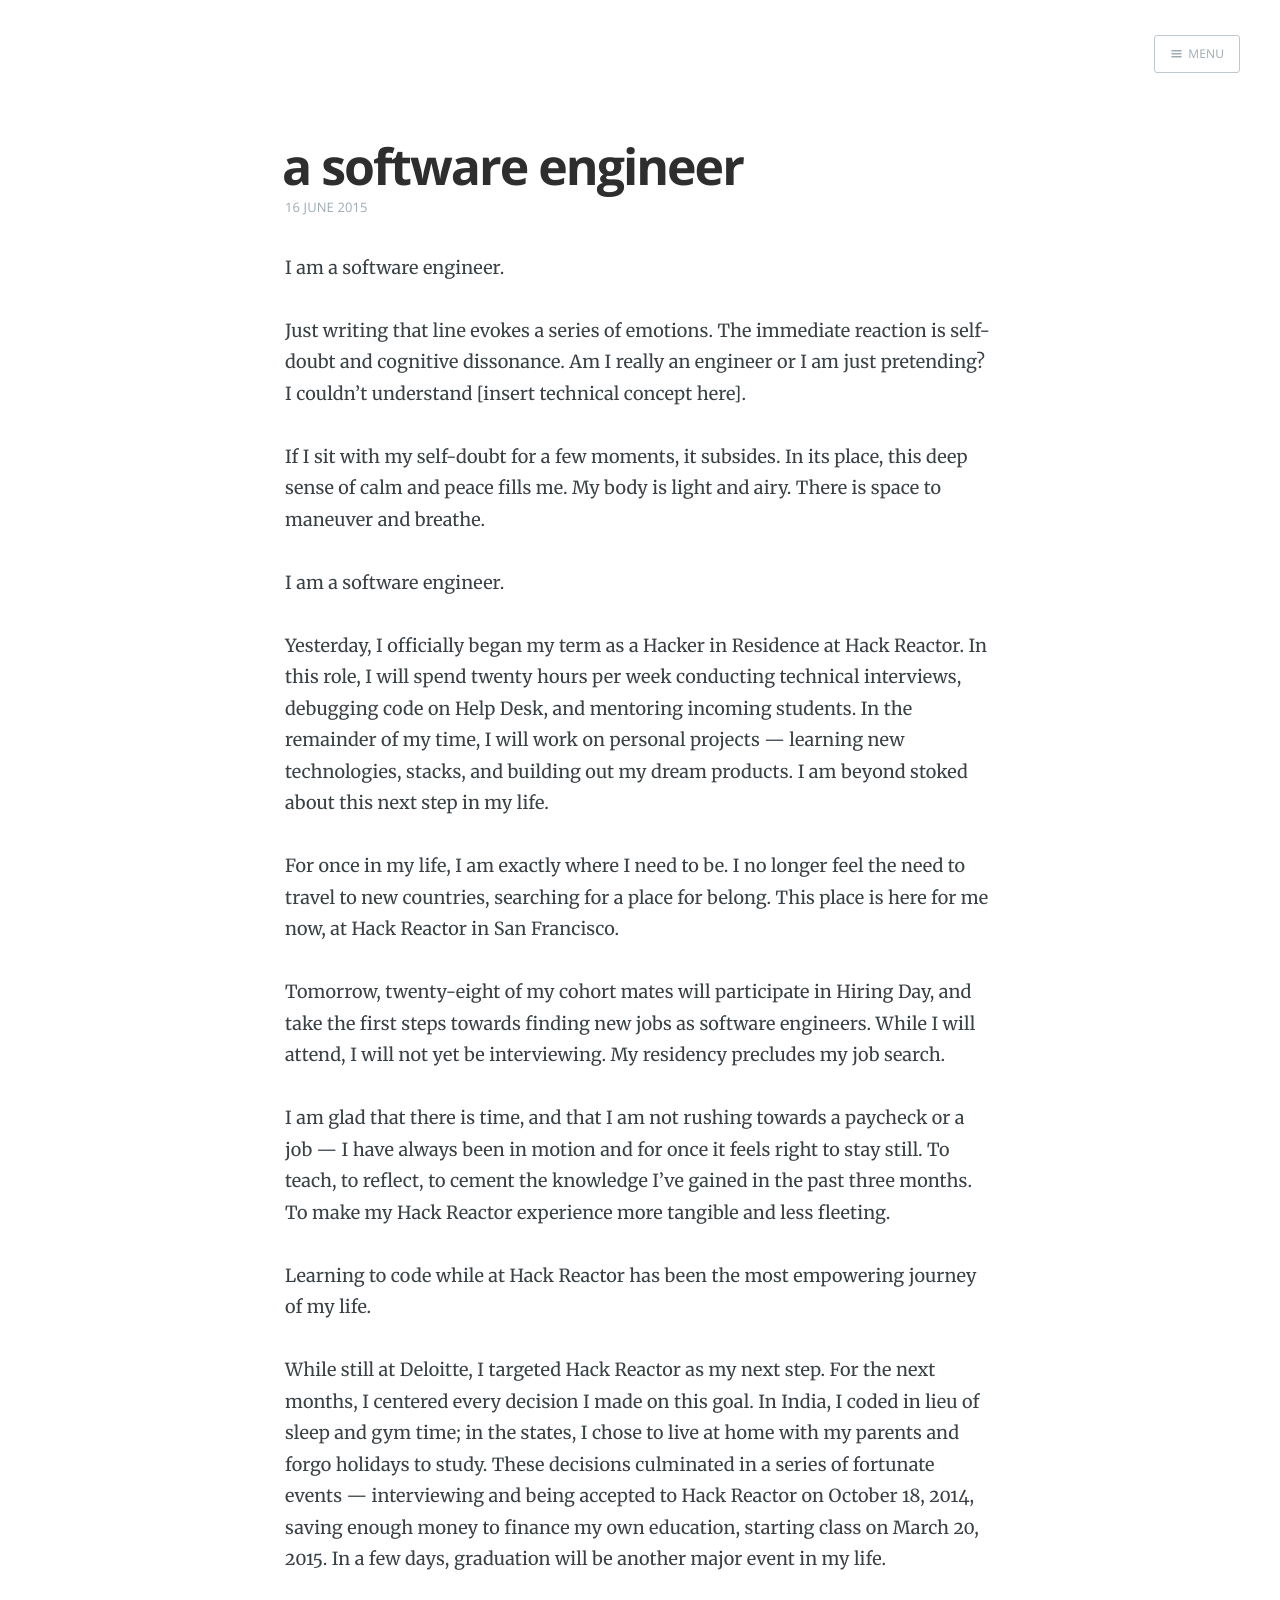
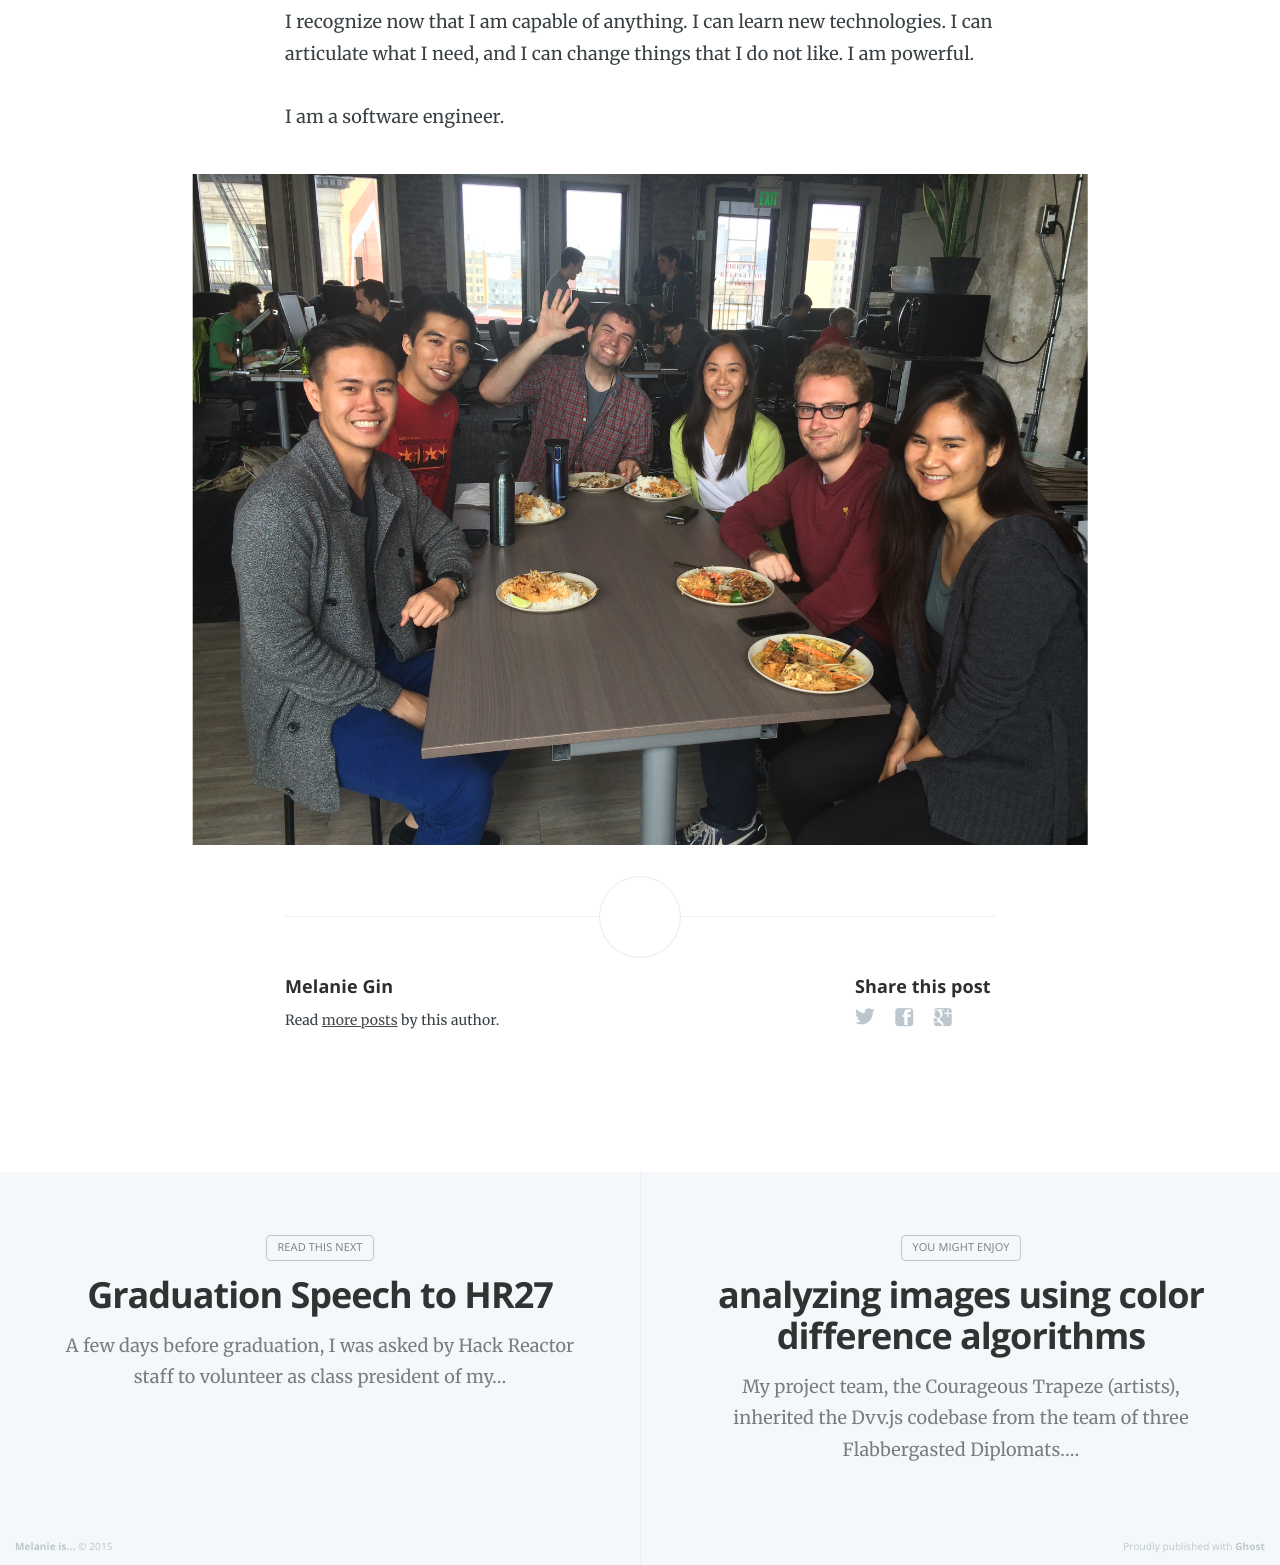
<file: a-software-engineer/index.html>
<head>
    <meta charset="utf-8">
    <meta http-equiv="X-UA-Compatible" content="IE=edge">

    <title>a software engineer</title>
    <meta name="description" content="">

    <meta name="HandheldFriendly" content="True">
    <meta name="viewport" content="width=device-width, initial-scale=1.0">

    <link rel="shortcut icon" href="../favicon.ico">

    <link rel="stylesheet" type="text/css" href="../assets/css/screen.css?v=e5ff95d191">
    <link rel="stylesheet" type="text/css" href="http://fonts.googleapis.com/css?family=Merriweather:300,700,700italic,300italic%7COpen+Sans:700,400">

    <link rel="canonical" href="http://onelovelyname.github.io/a-software-engineer/">
    
    <meta property="og:site_name" content="Melanie is...">
    <meta property="og:type" content="article">
    <meta property="og:title" content="a software engineer">
    <meta property="og:description" content="I am a software engineer. Just writing that line evokes a series of emotions. The immediate reaction is self-doubt and cognitive dissonance. Am I really an engineer or I am just pretending? I couldn’t understand [insert technical concept here]...">
    <meta property="og:url" content="http://onelovelyname.github.io/a-software-engineer/">
    <meta property="article:published_time" content="2015-06-17T06:58:47.123Z">
    <meta property="article:modified_time" content="2015-06-17T07:08:51.946Z">
    
    <meta name="twitter:card" content="summary">
    <meta name="twitter:title" content="a software engineer">
    <meta name="twitter:description" content="I am a software engineer. Just writing that line evokes a series of emotions. The immediate reaction is self-doubt and cognitive dissonance. Am I really an engineer or I am just pretending? I couldn’t understand [insert technical concept here]...">
    <meta name="twitter:url" content="http://onelovelyname.github.io/a-software-engineer/">
    
    <script type="application/ld+json">
{
    "@context": "http://schema.org",
    "@type": "Article",
    "publisher": "Melanie is...",
    "author": {
        "@type": "Person",
        "name": "Melanie Gin",
        "image": "//www.gravatar.com/avatar/c5a2af137be70dcd7b7b6ba5c1eca181?s=250&d=mm&r=x",
        "url": "http://onelovelyname.github.io/author/melanie",
        "sameAs": null,
        "description": null
    },
    "headline": "a software engineer",
    "url": "http://onelovelyname.github.io/a-software-engineer/",
    "datePublished": "2015-06-17T06:58:47.123Z",
    "dateModified": "2015-06-17T07:08:51.946Z",
    "description": "I am a software engineer. Just writing that line evokes a series of emotions. The immediate reaction is self-doubt and cognitive dissonance. Am I really an engineer or I am just pretending? I couldn’t understand [insert technical concept here]..."
}
    </script>

    <meta name="generator" content="Ghost 0.6">
    <link rel="alternate" type="application/rss+xml" title="Melanie is..." href="http://onelovelyname.github.io/rss/">
</head>
<body class="post-template nav-closed">

    <div class="nav">
    <h3 class="nav-title">Menu</h3>
    <a href="index.html#" class="nav-close">
        <span class="hidden">Close</span>
    </a>
    <ul>
            <li class="nav-home" role="presentation"><a href="http://onelovelyname.github.io/">Home</a></li>
    </ul>
    <a class="subscribe-button icon-feed" href="http://onelovelyname.github.io/rss/">Subscribe</a>
</div>
<span class="nav-cover"></span>


    <div class="site-wrapper">

        


<header class="main-header post-head no-cover">
    <nav class="main-nav  clearfix">
        
            <a class="menu-button icon-menu" href="index.html#"><span class="word">Menu</span></a>
    </nav>
</header>

<main class="content" role="main">
    <article class="post">

        <header class="post-header">
            <h1 class="post-title">a software engineer</h1>
            <section class="post-meta">
                <time class="post-date" datetime="2015-06-16">16 June 2015</time> 
            </section>
        </header>

        <section class="post-content">
            <p>I am a software engineer.</p>

<p>Just writing that line evokes a series of emotions. The immediate reaction is self-doubt and cognitive dissonance. Am I really an engineer or I am just pretending? I couldn’t understand [insert technical concept here].</p>

<p>If I sit with my self-doubt for a few moments, it subsides. In its place, this deep sense of calm and peace fills me. My body is light and airy. There is space to maneuver and breathe.</p>

<p>I am a software engineer. </p>

<p>Yesterday, I officially began my term as a Hacker in Residence at Hack Reactor. In this role, I will spend twenty hours per week conducting technical interviews, debugging code on Help Desk, and mentoring incoming students. In the remainder of my time, I will work on personal projects — learning new technologies, stacks, and building out my dream products. I am beyond stoked about this next step in my life.</p>

<p>For once in my life, I am exactly where I need to be. I no longer feel the need to travel to new countries, searching for a place for belong. This place is here for me now, at Hack Reactor in San Francisco. </p>

<p>Tomorrow, twenty-eight of my cohort mates will participate in Hiring Day, and take the first steps towards finding new jobs as software engineers. While I will attend, I will not yet be interviewing. My residency precludes my job search.</p>

<p>I am glad that there is time, and that I am not rushing towards a paycheck or a job — I have always been in motion and for once it feels right to stay still. To teach, to reflect, to cement the knowledge I’ve gained in the past three months. To make my Hack Reactor experience more tangible and less fleeting. </p>

<p>Learning to code while at Hack Reactor has been the most empowering journey of my life.</p>

<p>While still at Deloitte, I targeted Hack Reactor as my next step. For the next months, I centered every decision I made on this goal. In India, I coded in lieu of sleep and gym time; in the states, I chose to live at home with my parents and forgo holidays to study. These decisions culminated in a series of fortunate events — interviewing and being accepted to Hack Reactor on October 18, 2014, saving enough money to finance my own education, starting class on March 20, 2015. In a few days, graduation will be another major event in my life. </p>

<p>I recognize now that I am capable of anything. I can learn new technologies. I can articulate what I need, and I can change things that I do not like. I am powerful.</p>

<p>I am a software engineer. </p>

<p><img src="../content/images/2015/06/IMG_6117.JPG" alt="Our first day as HIRs at Hack Reactor!"></p>
        </section>

        <footer class="post-footer">


            <figure class="author-image">
                <a class="img" href="../author/melanie/" style="background-image: url(http://www.gravatar.com/avatar/c5a2af137be70dcd7b7b6ba5c1eca181?s=250&amp;d=mm&amp;r=x)"><span class="hidden">Melanie Gin's Picture</span></a>
            </figure>

            <section class="author">
                <h4><a href="../author/melanie/">Melanie Gin</a></h4>

                    <p>Read <a href="../author/melanie/">more posts</a> by this author.</p>
                <div class="author-meta">
                    
                    
                </div>
            </section>


            <section class="share">
                <h4>Share this post</h4>
                <a class="icon-twitter" href="https://twitter.com/share?text=a%20software%20engineer&amp;url=http://onelovelyname.github.io/a-software-engineer/" onclick="window.open(this.href, 'twitter-share', 'width=550,height=235');return false;">
                    <span class="hidden">Twitter</span>
                </a>
                <a class="icon-facebook" href="https://www.facebook.com/sharer/sharer.php?u=http://onelovelyname.github.io/a-software-engineer/" onclick="window.open(this.href, 'facebook-share','width=580,height=296');return false;">
                    <span class="hidden">Facebook</span>
                </a>
                <a class="icon-google-plus" href="https://plus.google.com/share?url=http://onelovelyname.github.io/a-software-engineer/" onclick="window.open(this.href, 'google-plus-share', 'width=490,height=530');return false;">
                    <span class="hidden">Google+</span>
                </a>
            </section>

        </footer>

    </article>
</main>

<aside class="read-next">
    <a class="read-next-story no-cover" href="../graduation-speech-to-hr27/">
        <section class="post">
            <h2>Graduation Speech to HR27</h2>
            <p>A few days before graduation, I was asked by Hack Reactor staff to volunteer as class president of my…</p>
        </section>
    </a>
    <a class="read-next-story prev no-cover" href="../analyzing-images/">
        <section class="post">
            <h2>analyzing images using color difference algorithms</h2>
            <p>My project team, the Courageous Trapeze (artists), inherited the Dvv.js codebase from the team of three Flabbergasted Diplomats.…</p>
        </section>
    </a>
</aside>



        <footer class="site-footer clearfix">
            <section class="copyright"><a href="http://onelovelyname.github.io">Melanie is...</a> © 2015</section>
            <section class="poweredby">Proudly published with <a href="https://ghost.org">Ghost</a></section>
        </footer>

    </div>

    <script src="../public/jquery.js?v=e5ff95d191"></script>

    <script type="text/javascript" src="../assets/js/jquery.fitvids.js?v=e5ff95d191"></script>
    <script type="text/javascript" src="../assets/js/index.js?v=e5ff95d191"></script>

</body>
</file>
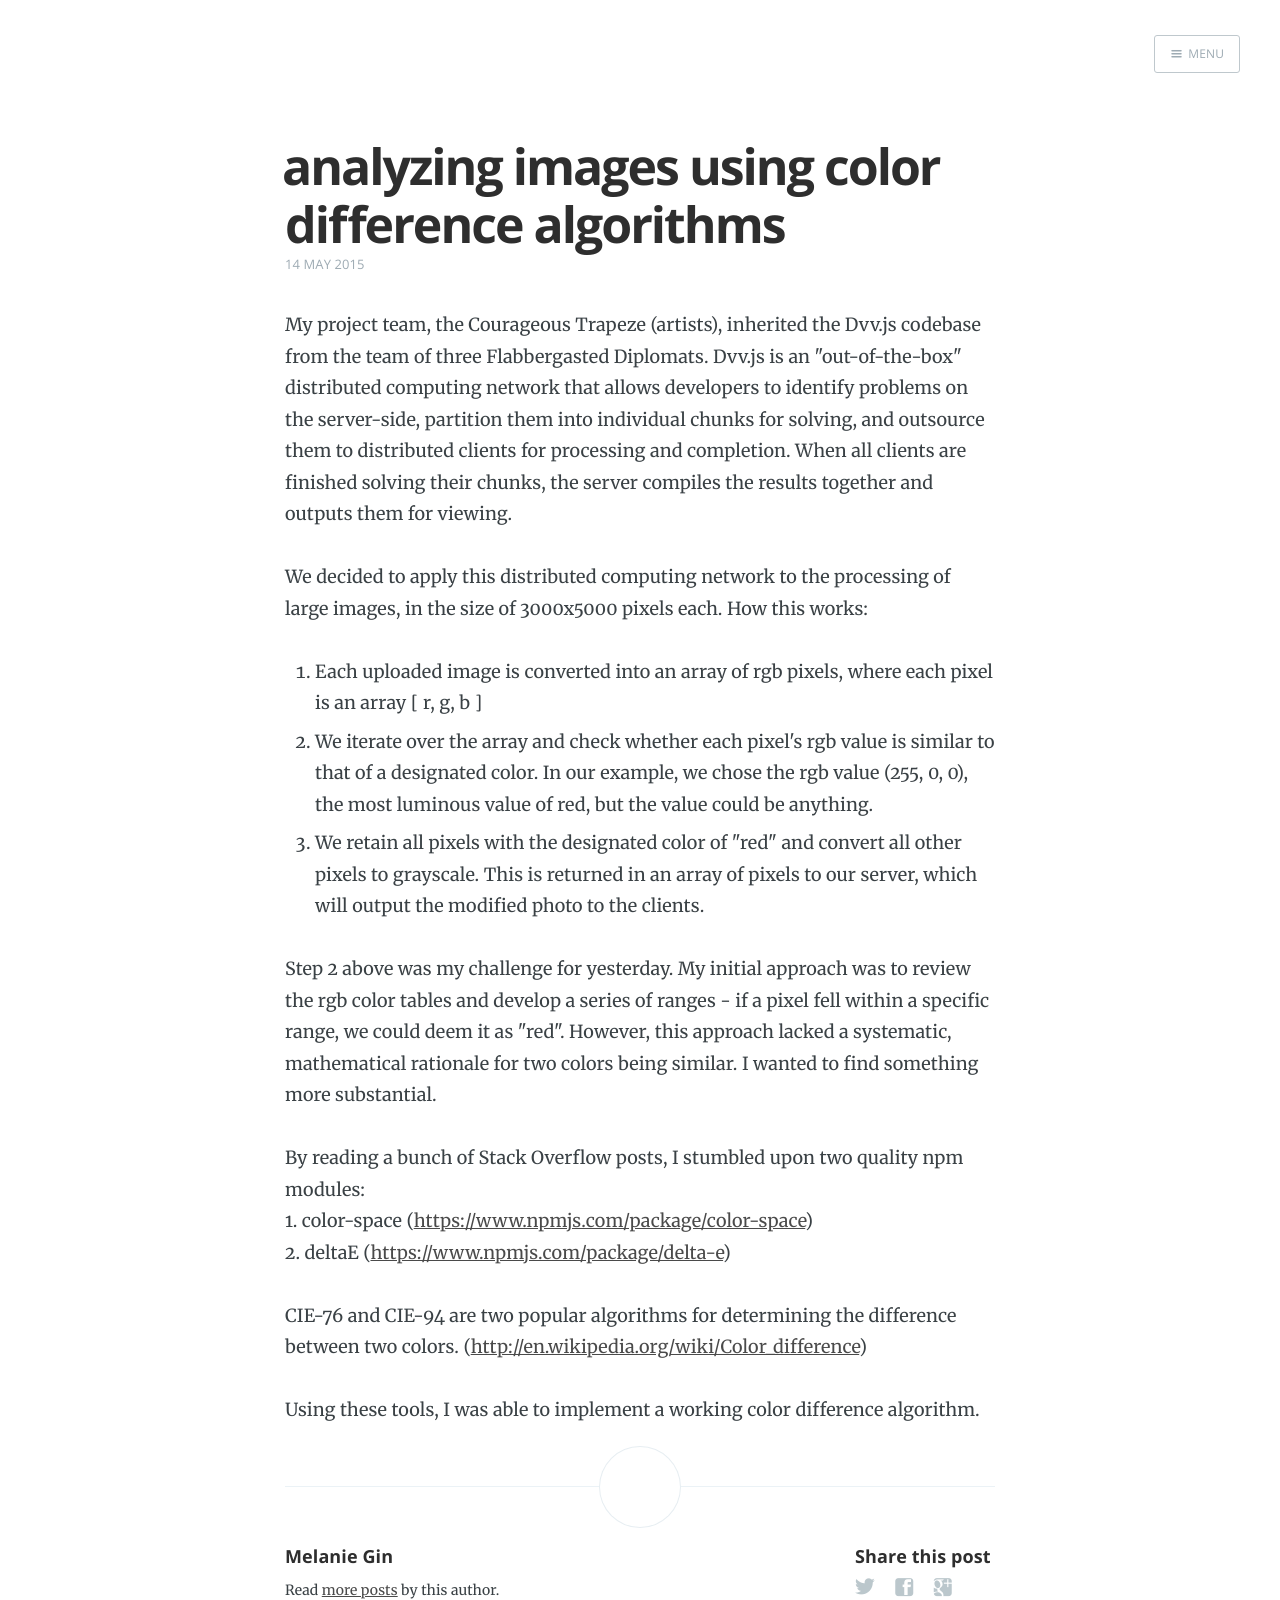
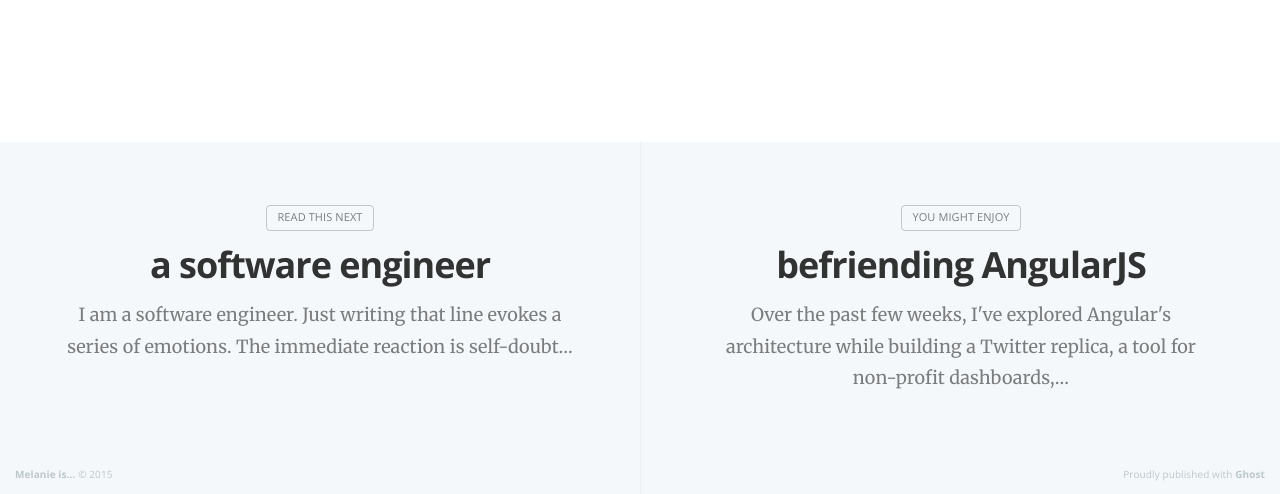
<file: analyzing-images/index.html>
<head>
    <meta charset="utf-8">
    <meta http-equiv="X-UA-Compatible" content="IE=edge">

    <title>analyzing images using color difference algorithms</title>
    <meta name="description" content="">

    <meta name="HandheldFriendly" content="True">
    <meta name="viewport" content="width=device-width, initial-scale=1.0">

    <link rel="shortcut icon" href="../favicon.ico">

    <link rel="stylesheet" type="text/css" href="../assets/css/screen.css?v=e5ff95d191">
    <link rel="stylesheet" type="text/css" href="http://fonts.googleapis.com/css?family=Merriweather:300,700,700italic,300italic%7COpen+Sans:700,400">

    <link rel="canonical" href="http://onelovelyname.github.io/analyzing-images/">
    
    <meta property="og:site_name" content="Melanie is...">
    <meta property="og:type" content="article">
    <meta property="og:title" content="analyzing images using color difference algorithms">
    <meta property="og:description" content='My project team, the Courageous Trapeze (artists), inherited the Dvv.js codebase from the team of three Flabbergasted Diplomats. Dvv.js is an "out-of-the-box" distributed computing network that allows developers to identify problems on the server-side, partition them into individual...'>
    <meta property="og:url" content="http://onelovelyname.github.io/analyzing-images/">
    <meta property="article:published_time" content="2015-05-14T23:44:00.000Z">
    <meta property="article:modified_time" content="2015-06-17T07:00:31.648Z">
    
    <meta name="twitter:card" content="summary">
    <meta name="twitter:title" content="analyzing images using color difference algorithms">
    <meta name="twitter:description" content='My project team, the Courageous Trapeze (artists), inherited the Dvv.js codebase from the team of three Flabbergasted Diplomats. Dvv.js is an "out-of-the-box" distributed computing network that allows developers to identify problems on the server-side, partition them into individual...'>
    <meta name="twitter:url" content="http://onelovelyname.github.io/analyzing-images/">
    
    <script type="application/ld+json">
{
    "@context": "http://schema.org",
    "@type": "Article",
    "publisher": "Melanie is...",
    "author": {
        "@type": "Person",
        "name": "Melanie Gin",
        "image": "//www.gravatar.com/avatar/c5a2af137be70dcd7b7b6ba5c1eca181?s=250&d=mm&r=x",
        "url": "http://onelovelyname.github.io/author/melanie",
        "sameAs": null,
        "description": null
    },
    "headline": "analyzing images using color difference algorithms",
    "url": "http://onelovelyname.github.io/analyzing-images/",
    "datePublished": "2015-05-14T23:44:00.000Z",
    "dateModified": "2015-06-17T07:00:31.648Z",
    "description": "My project team, the Courageous Trapeze (artists), inherited the Dvv.js codebase from the team of three Flabbergasted Diplomats. Dvv.js is an &quot;out-of-the-box&quot; distributed computing network that allows developers to identify problems on the server-side, partition them into individual..."
}
    </script>

    <meta name="generator" content="Ghost 0.6">
    <link rel="alternate" type="application/rss+xml" title="Melanie is..." href="http://onelovelyname.github.io/rss/">
</head>
<body class="post-template nav-closed">

    <div class="nav">
    <h3 class="nav-title">Menu</h3>
    <a href="index.html#" class="nav-close">
        <span class="hidden">Close</span>
    </a>
    <ul>
            <li class="nav-home" role="presentation"><a href="http://onelovelyname.github.io/">Home</a></li>
    </ul>
    <a class="subscribe-button icon-feed" href="http://onelovelyname.github.io/rss/">Subscribe</a>
</div>
<span class="nav-cover"></span>


    <div class="site-wrapper">

        


<header class="main-header post-head no-cover">
    <nav class="main-nav  clearfix">
        
            <a class="menu-button icon-menu" href="index.html#"><span class="word">Menu</span></a>
    </nav>
</header>

<main class="content" role="main">
    <article class="post">

        <header class="post-header">
            <h1 class="post-title">analyzing images using color difference algorithms</h1>
            <section class="post-meta">
                <time class="post-date" datetime="2015-05-14">14 May 2015</time> 
            </section>
        </header>

        <section class="post-content">
            <p>My project team, the Courageous Trapeze (artists), inherited the Dvv.js codebase from the team of three Flabbergasted Diplomats. Dvv.js is an "out-of-the-box" distributed computing network that allows developers to identify problems on the server-side, partition them into individual chunks for solving, and outsource them to distributed clients for processing and completion. When all clients are finished solving their chunks, the server compiles the results together and outputs them for viewing.</p>

<p>We decided to apply this distributed computing network to the processing of large images, in the size of 3000x5000 pixels each. How this works:</p>

<ol>
<li>Each uploaded image is converted into an array of rgb pixels, where each pixel is an array [ r, g, b ]  </li>
<li>We iterate over the array and check whether each pixel's rgb value is similar to that of a designated color. In our example, we chose the rgb value (255, 0, 0), the most luminous value of red, but the value could be anything.  </li>
<li>We retain all pixels with the designated color of "red" and convert all other pixels to grayscale. This is returned in an array of pixels to our server, which will output the modified photo to the clients.</li>
</ol>

<p>Step 2 above was my challenge for yesterday. My initial approach was to review the rgb color tables and develop a series of ranges - if a pixel fell within a specific range, we could deem it as "red". However, this approach lacked a systematic, mathematical rationale for two colors being similar. I wanted to find something more substantial.</p>

<p>By reading a bunch of Stack Overflow posts, I stumbled upon two quality npm modules: <br>
1. color-space (<a href="https://www.npmjs.com/package/color-space">https://www.npmjs.com/package/color-space</a>) <br>
2. deltaE (<a href="https://www.npmjs.com/package/delta-e">https://www.npmjs.com/package/delta-e</a>)</p>

<p>CIE-76 and CIE-94 are two popular algorithms for determining the difference between two colors. (<a href="http://en.wikipedia.org/wiki/Color_difference">http://en.wikipedia.org/wiki/Color_difference</a>)</p>

<p>Using these tools, I was able to implement a working color difference algorithm.</p>
        </section>

        <footer class="post-footer">


            <figure class="author-image">
                <a class="img" href="../author/melanie/" style="background-image: url(http://www.gravatar.com/avatar/c5a2af137be70dcd7b7b6ba5c1eca181?s=250&amp;d=mm&amp;r=x)"><span class="hidden">Melanie Gin's Picture</span></a>
            </figure>

            <section class="author">
                <h4><a href="../author/melanie/">Melanie Gin</a></h4>

                    <p>Read <a href="../author/melanie/">more posts</a> by this author.</p>
                <div class="author-meta">
                    
                    
                </div>
            </section>


            <section class="share">
                <h4>Share this post</h4>
                <a class="icon-twitter" href="https://twitter.com/share?text=analyzing%20images%20using%20color%20difference%20algorithms&amp;url=http://onelovelyname.github.io/analyzing-images/" onclick="window.open(this.href, 'twitter-share', 'width=550,height=235');return false;">
                    <span class="hidden">Twitter</span>
                </a>
                <a class="icon-facebook" href="https://www.facebook.com/sharer/sharer.php?u=http://onelovelyname.github.io/analyzing-images/" onclick="window.open(this.href, 'facebook-share','width=580,height=296');return false;">
                    <span class="hidden">Facebook</span>
                </a>
                <a class="icon-google-plus" href="https://plus.google.com/share?url=http://onelovelyname.github.io/analyzing-images/" onclick="window.open(this.href, 'google-plus-share', 'width=490,height=530');return false;">
                    <span class="hidden">Google+</span>
                </a>
            </section>

        </footer>

    </article>
</main>

<aside class="read-next">
    <a class="read-next-story no-cover" href="../a-software-engineer/">
        <section class="post">
            <h2>a software engineer</h2>
            <p>I am a software engineer. Just writing that line evokes a series of emotions. The immediate reaction is self-doubt…</p>
        </section>
    </a>
    <a class="read-next-story prev no-cover" href="../befriending-angularjs/">
        <section class="post">
            <h2>befriending AngularJS</h2>
            <p>Over the past few weeks, I've explored Angular's architecture while building a Twitter replica, a tool for non-profit dashboards,…</p>
        </section>
    </a>
</aside>



        <footer class="site-footer clearfix">
            <section class="copyright"><a href="http://onelovelyname.github.io">Melanie is...</a> © 2015</section>
            <section class="poweredby">Proudly published with <a href="https://ghost.org">Ghost</a></section>
        </footer>

    </div>

    <script src="../public/jquery.js?v=e5ff95d191"></script>

    <script type="text/javascript" src="../assets/js/jquery.fitvids.js?v=e5ff95d191"></script>
    <script type="text/javascript" src="../assets/js/index.js?v=e5ff95d191"></script>

</body>
</file>
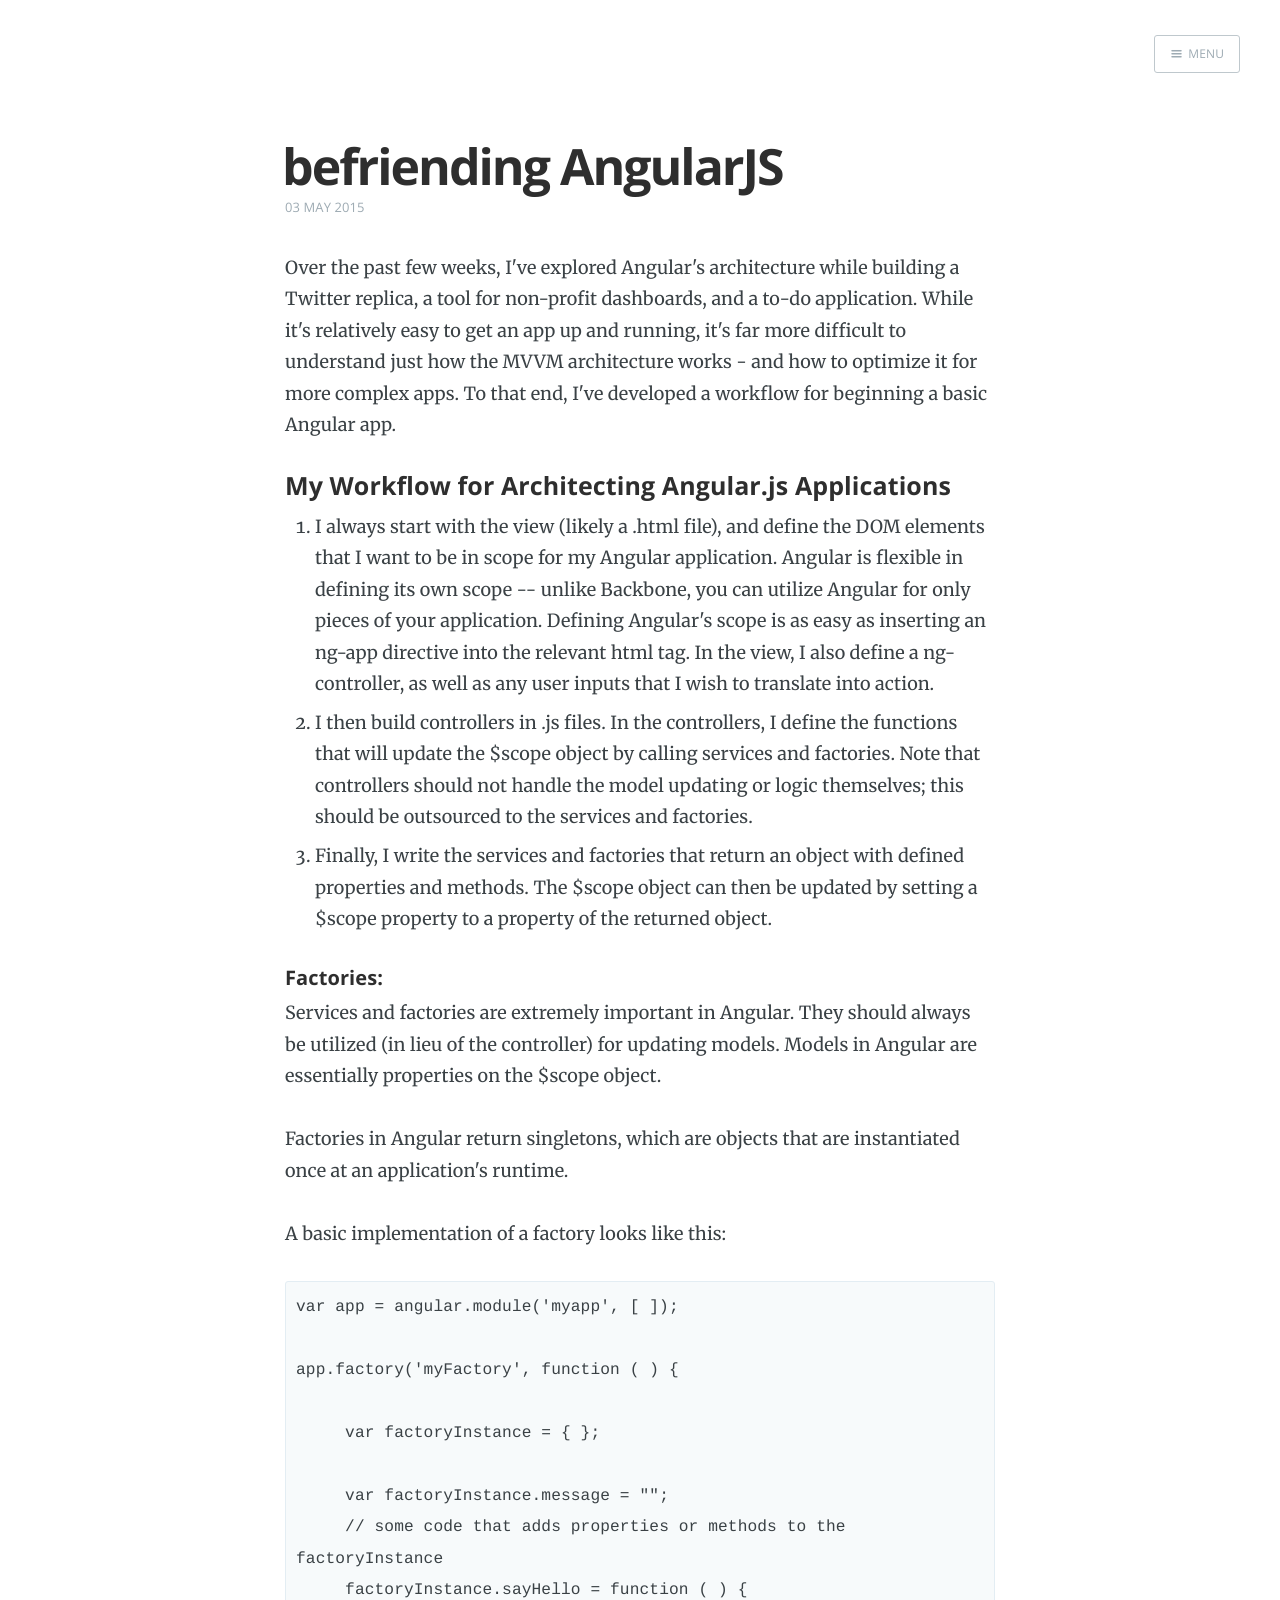
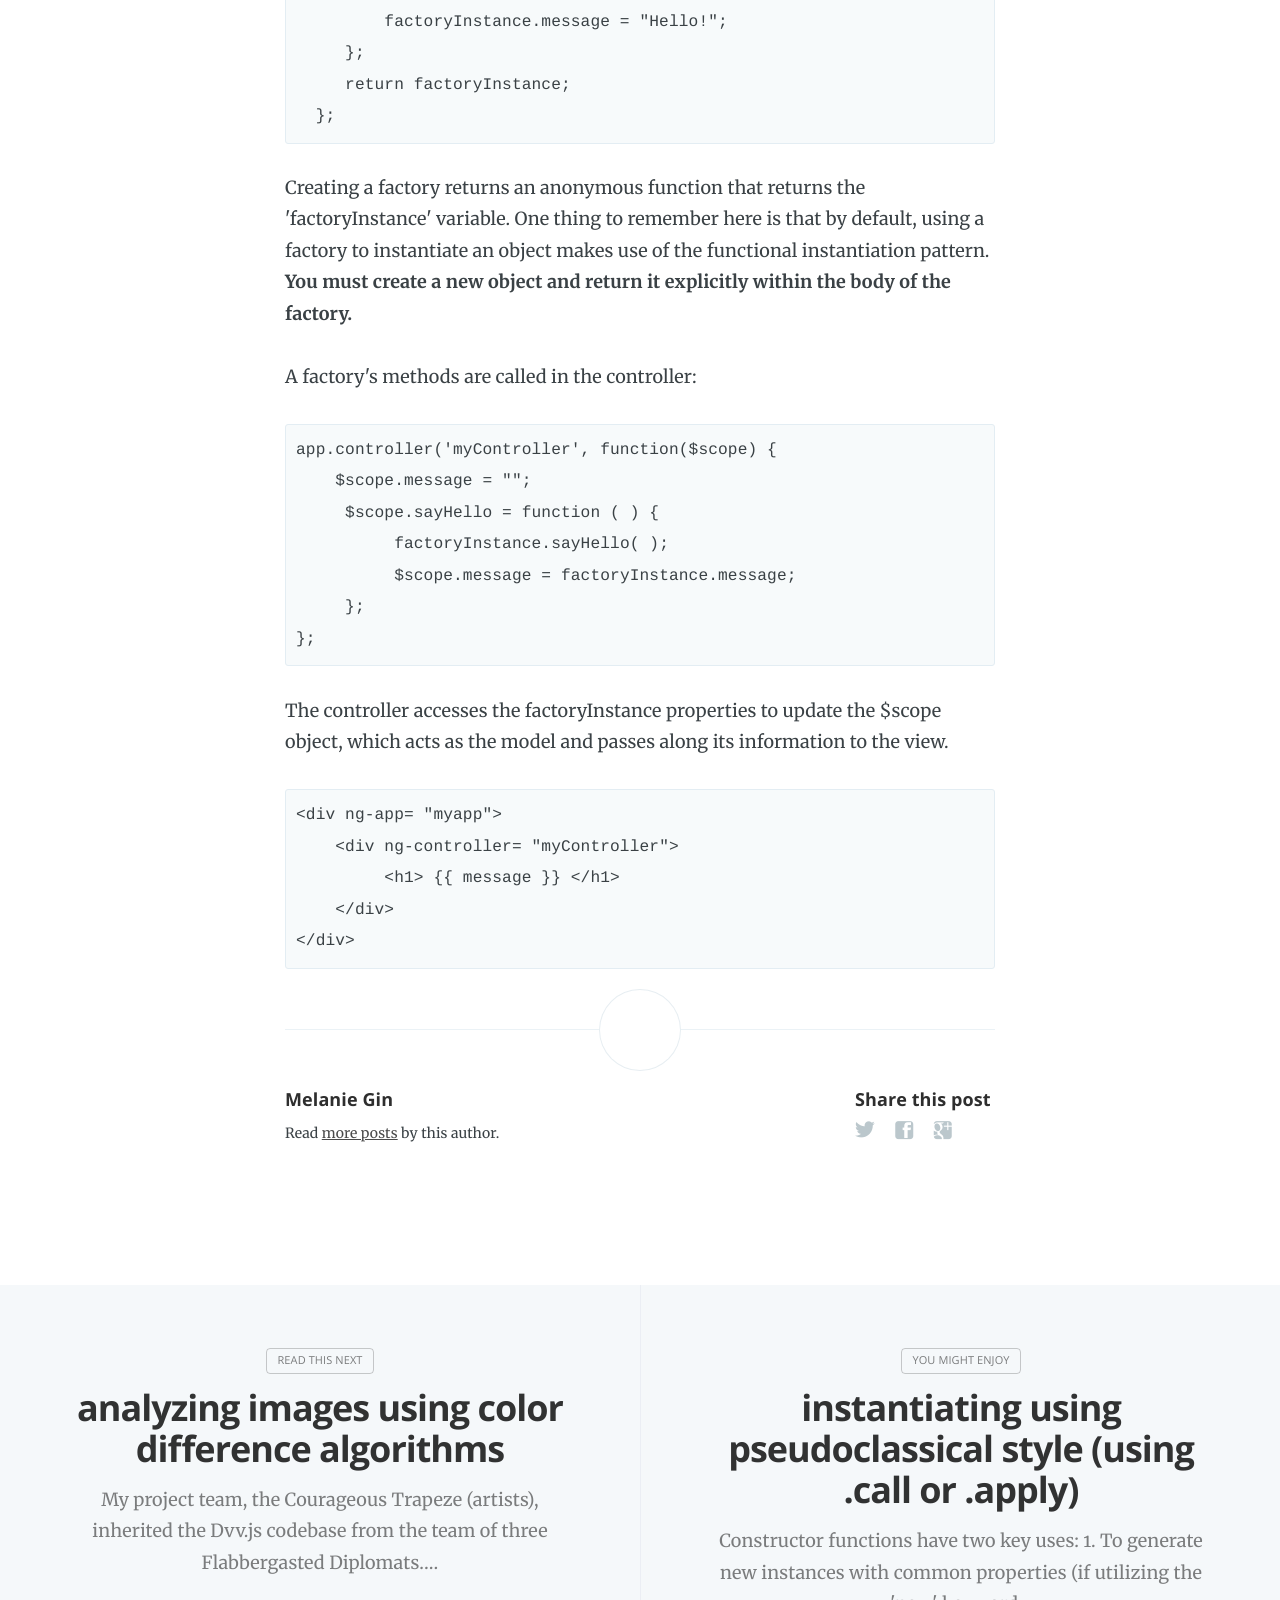
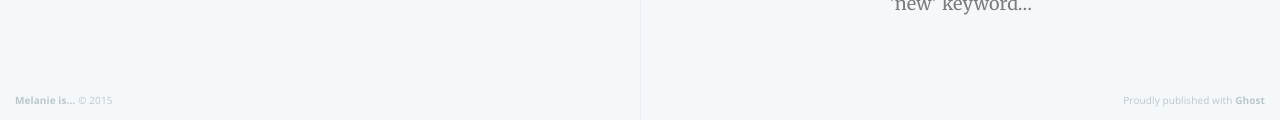
<file: befriending-angularjs/index.html>
<head>
    <meta charset="utf-8">
    <meta http-equiv="X-UA-Compatible" content="IE=edge">

    <title>befriending AngularJS</title>
    <meta name="description" content="">

    <meta name="HandheldFriendly" content="True">
    <meta name="viewport" content="width=device-width, initial-scale=1.0">

    <link rel="shortcut icon" href="../favicon.ico">

    <link rel="stylesheet" type="text/css" href="../assets/css/screen.css?v=e5ff95d191">
    <link rel="stylesheet" type="text/css" href="http://fonts.googleapis.com/css?family=Merriweather:300,700,700italic,300italic%7COpen+Sans:700,400">

    <link rel="canonical" href="http://onelovelyname.github.io/befriending-angularjs/">
    
    <meta property="og:site_name" content="Melanie is...">
    <meta property="og:type" content="article">
    <meta property="og:title" content="befriending AngularJS">
    <meta property="og:description" content="Over the past few weeks, I've explored Angular's architecture while building a Twitter replica, a tool for non-profit dashboards, and a to-do application. While it's relatively easy to get an app up and running, it's far more difficult to understand...">
    <meta property="og:url" content="http://onelovelyname.github.io/befriending-angularjs/">
    <meta property="article:published_time" content="2015-05-03T23:43:00.000Z">
    <meta property="article:modified_time" content="2015-06-17T06:59:28.017Z">
    
    <meta name="twitter:card" content="summary">
    <meta name="twitter:title" content="befriending AngularJS">
    <meta name="twitter:description" content="Over the past few weeks, I've explored Angular's architecture while building a Twitter replica, a tool for non-profit dashboards, and a to-do application. While it's relatively easy to get an app up and running, it's far more difficult to understand...">
    <meta name="twitter:url" content="http://onelovelyname.github.io/befriending-angularjs/">
    
    <script type="application/ld+json">
{
    "@context": "http://schema.org",
    "@type": "Article",
    "publisher": "Melanie is...",
    "author": {
        "@type": "Person",
        "name": "Melanie Gin",
        "image": "//www.gravatar.com/avatar/c5a2af137be70dcd7b7b6ba5c1eca181?s=250&d=mm&r=x",
        "url": "http://onelovelyname.github.io/author/melanie",
        "sameAs": null,
        "description": null
    },
    "headline": "befriending AngularJS",
    "url": "http://onelovelyname.github.io/befriending-angularjs/",
    "datePublished": "2015-05-03T23:43:00.000Z",
    "dateModified": "2015-06-17T06:59:28.017Z",
    "description": "Over the past few weeks, I&#x27;ve explored Angular&#x27;s architecture while building a Twitter replica, a tool for non-profit dashboards, and a to-do application. While it&#x27;s relatively easy to get an app up and running, it&#x27;s far more difficult to understand..."
}
    </script>

    <meta name="generator" content="Ghost 0.6">
    <link rel="alternate" type="application/rss+xml" title="Melanie is..." href="http://onelovelyname.github.io/rss/">
</head>
<body class="post-template nav-closed">

    <div class="nav">
    <h3 class="nav-title">Menu</h3>
    <a href="index.html#" class="nav-close">
        <span class="hidden">Close</span>
    </a>
    <ul>
            <li class="nav-home" role="presentation"><a href="http://onelovelyname.github.io/">Home</a></li>
    </ul>
    <a class="subscribe-button icon-feed" href="http://onelovelyname.github.io/rss/">Subscribe</a>
</div>
<span class="nav-cover"></span>


    <div class="site-wrapper">

        


<header class="main-header post-head no-cover">
    <nav class="main-nav  clearfix">
        
            <a class="menu-button icon-menu" href="index.html#"><span class="word">Menu</span></a>
    </nav>
</header>

<main class="content" role="main">
    <article class="post">

        <header class="post-header">
            <h1 class="post-title">befriending AngularJS</h1>
            <section class="post-meta">
                <time class="post-date" datetime="2015-05-03">03 May 2015</time> 
            </section>
        </header>

        <section class="post-content">
            <p>Over the past few weeks, I've explored Angular's architecture while building a Twitter replica, a tool for non-profit dashboards, and a to-do application. While it's relatively easy to get an app up and running, it's far more difficult to understand just how the MVVM architecture works - and how to optimize it for more complex apps. To that end, I've developed a workflow for beginning a basic Angular app.</p>

<h4 id="myworkflowforarchitectingangularjsapplications">My Workflow for Architecting Angular.js Applications</h4>

<ol>
<li>I always start with the view (likely a .html file), and define the DOM elements that I want to be in scope for my Angular application. Angular is flexible in defining its own scope -- unlike Backbone, you can utilize Angular for only pieces of your application. Defining Angular's scope is as easy as inserting an ng-app directive into the relevant html tag. In the view, I also define a ng-controller, as well as any user inputs that I wish to translate into action.  </li>
<li>I then build controllers in .js files. In the controllers, I define the functions that will update the $scope object by calling services and factories. Note that controllers should not handle the model updating or logic themselves; this should be outsourced to the services and factories.  </li>
<li>Finally, I write the services and factories that return an object with defined properties and methods. The $scope object can then be updated by setting a $scope property to a property of the returned object.  </li>
</ol>

<h5 id="factories">Factories:</h5>

<p>Services and factories are extremely important in Angular. They should always be utilized (in lieu of the controller) for updating models. Models in Angular are essentially properties on the $scope object.</p>

<p>Factories in Angular return singletons, which are objects that are instantiated once at an application's runtime.</p>

<p>A basic implementation of a factory looks like this:</p>

<pre><code class="language-javascript">var app = angular.module('myapp', [ ]);

app.factory('myFactory', function ( ) {

     var factoryInstance = { };

     var factoryInstance.message = "";
     // some code that adds properties or methods to the factoryInstance
     factoryInstance.sayHello = function ( ) {
         factoryInstance.message = "Hello!";
     };
     return factoryInstance;
  };
</code></pre>

<p>Creating a factory returns an anonymous function that returns the 'factoryInstance' variable. One thing to remember here is that by default, using a factory to instantiate an object makes use of the functional instantiation pattern. <strong>You must create a new object and return it explicitly within the body of the factory.</strong></p>

<p>A factory's methods are called in the controller:</p>

<pre><code class="language-javascript">app.controller('myController', function($scope) {  
    $scope.message = "";
     $scope.sayHello = function ( ) {
          factoryInstance.sayHello( );
          $scope.message = factoryInstance.message;     
     };
};
</code></pre>

<p>The controller accesses the factoryInstance properties to update the $scope object, which acts as the model and passes along its information to the view.</p>

<pre><code class="language-javascript">&lt;div ng-app= "myapp"&gt;  
    &lt;div ng-controller= "myController"&gt;
         &lt;h1&gt; {{ message }} &lt;/h1&gt;
    &lt;/div&gt;
&lt;/div&gt;  
</code></pre>
        </section>

        <footer class="post-footer">


            <figure class="author-image">
                <a class="img" href="../author/melanie/" style="background-image: url(http://www.gravatar.com/avatar/c5a2af137be70dcd7b7b6ba5c1eca181?s=250&amp;d=mm&amp;r=x)"><span class="hidden">Melanie Gin's Picture</span></a>
            </figure>

            <section class="author">
                <h4><a href="../author/melanie/">Melanie Gin</a></h4>

                    <p>Read <a href="../author/melanie/">more posts</a> by this author.</p>
                <div class="author-meta">
                    
                    
                </div>
            </section>


            <section class="share">
                <h4>Share this post</h4>
                <a class="icon-twitter" href="https://twitter.com/share?text=befriending%20AngularJS&amp;url=http://onelovelyname.github.io/befriending-angularjs/" onclick="window.open(this.href, 'twitter-share', 'width=550,height=235');return false;">
                    <span class="hidden">Twitter</span>
                </a>
                <a class="icon-facebook" href="https://www.facebook.com/sharer/sharer.php?u=http://onelovelyname.github.io/befriending-angularjs/" onclick="window.open(this.href, 'facebook-share','width=580,height=296');return false;">
                    <span class="hidden">Facebook</span>
                </a>
                <a class="icon-google-plus" href="https://plus.google.com/share?url=http://onelovelyname.github.io/befriending-angularjs/" onclick="window.open(this.href, 'google-plus-share', 'width=490,height=530');return false;">
                    <span class="hidden">Google+</span>
                </a>
            </section>

        </footer>

    </article>
</main>

<aside class="read-next">
    <a class="read-next-story no-cover" href="../analyzing-images/">
        <section class="post">
            <h2>analyzing images using color difference algorithms</h2>
            <p>My project team, the Courageous Trapeze (artists), inherited the Dvv.js codebase from the team of three Flabbergasted Diplomats.…</p>
        </section>
    </a>
    <a class="read-next-story prev no-cover" href="../pseudoclassical-class-instantiation-with-subclassing-using-call-or-apply/">
        <section class="post">
            <h2>instantiating using pseudoclassical style (using .call or .apply)</h2>
            <p>Constructor functions have two key uses:  1. To generate new instances with common properties (if utilizing the 'new' keyword…</p>
        </section>
    </a>
</aside>



        <footer class="site-footer clearfix">
            <section class="copyright"><a href="http://onelovelyname.github.io">Melanie is...</a> © 2015</section>
            <section class="poweredby">Proudly published with <a href="https://ghost.org">Ghost</a></section>
        </footer>

    </div>

    <script src="../public/jquery.js?v=e5ff95d191"></script>

    <script type="text/javascript" src="../assets/js/jquery.fitvids.js?v=e5ff95d191"></script>
    <script type="text/javascript" src="../assets/js/index.js?v=e5ff95d191"></script>

</body>
</file>
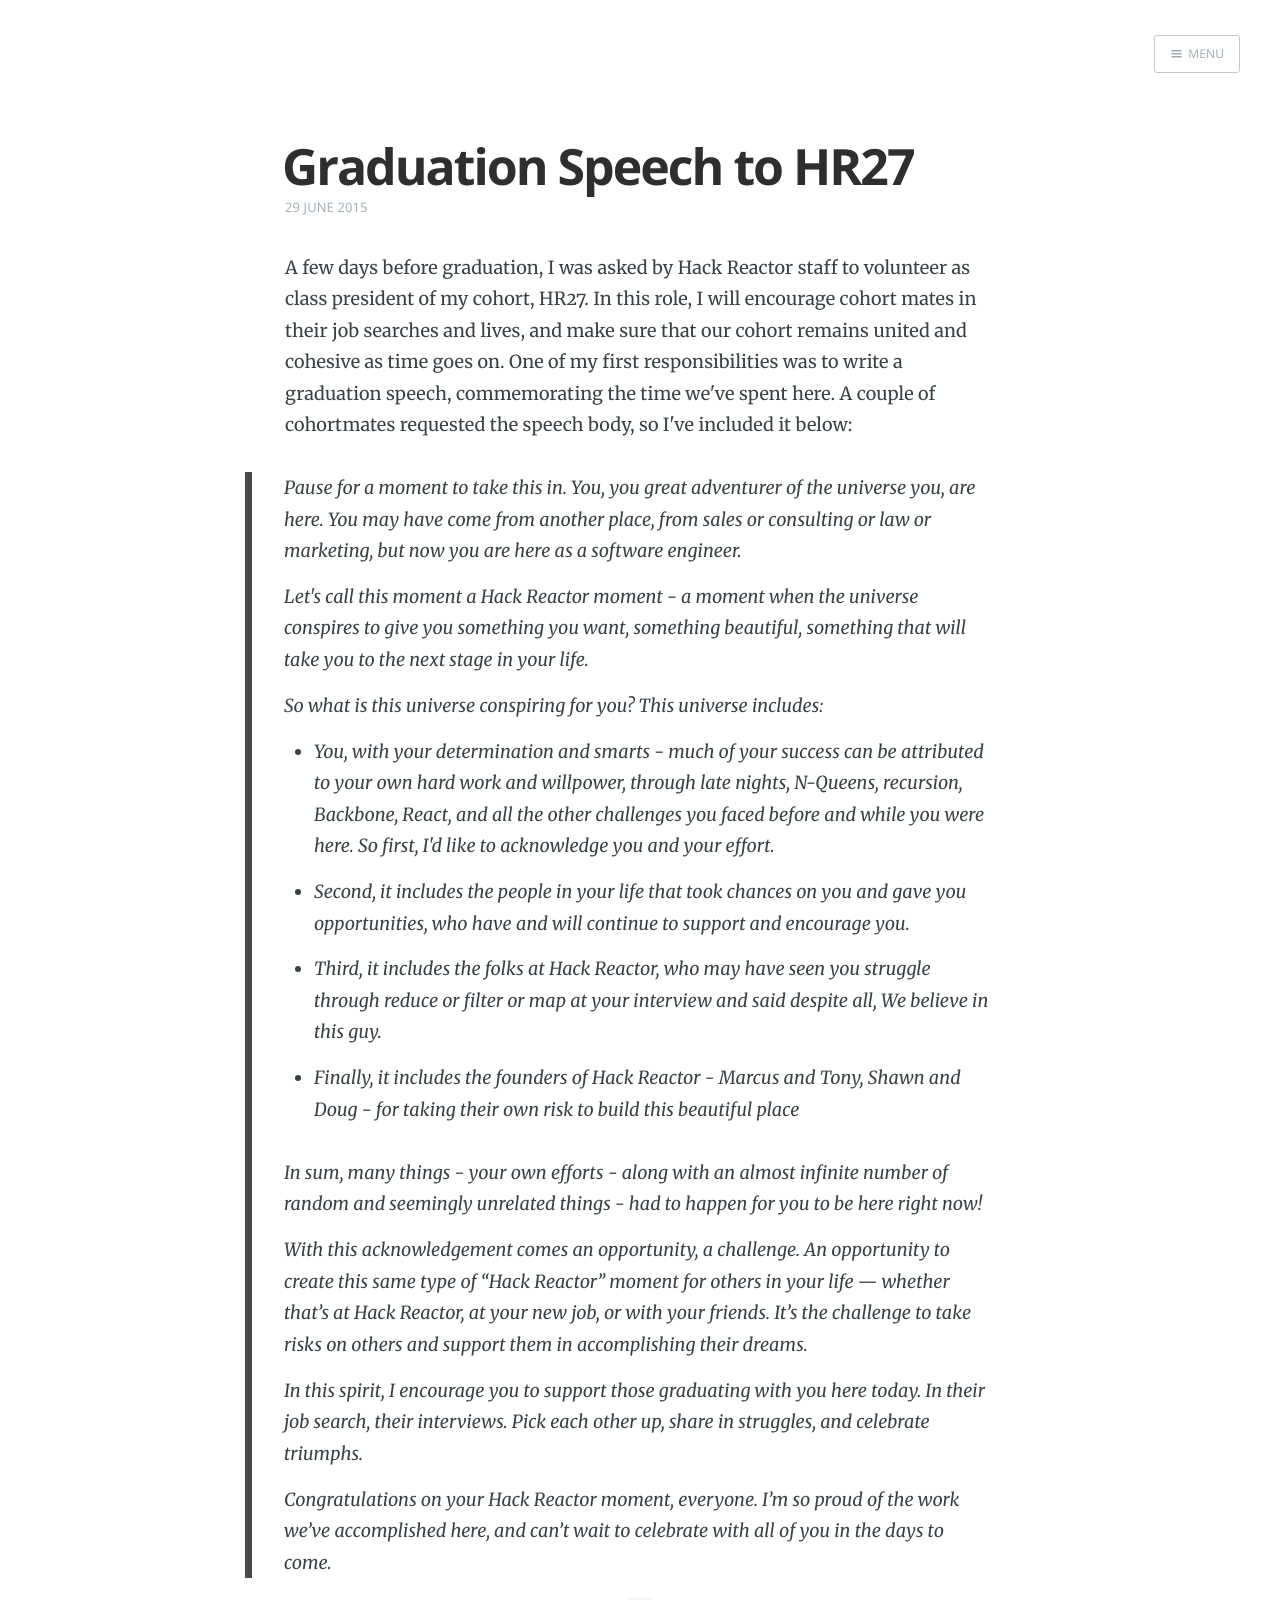
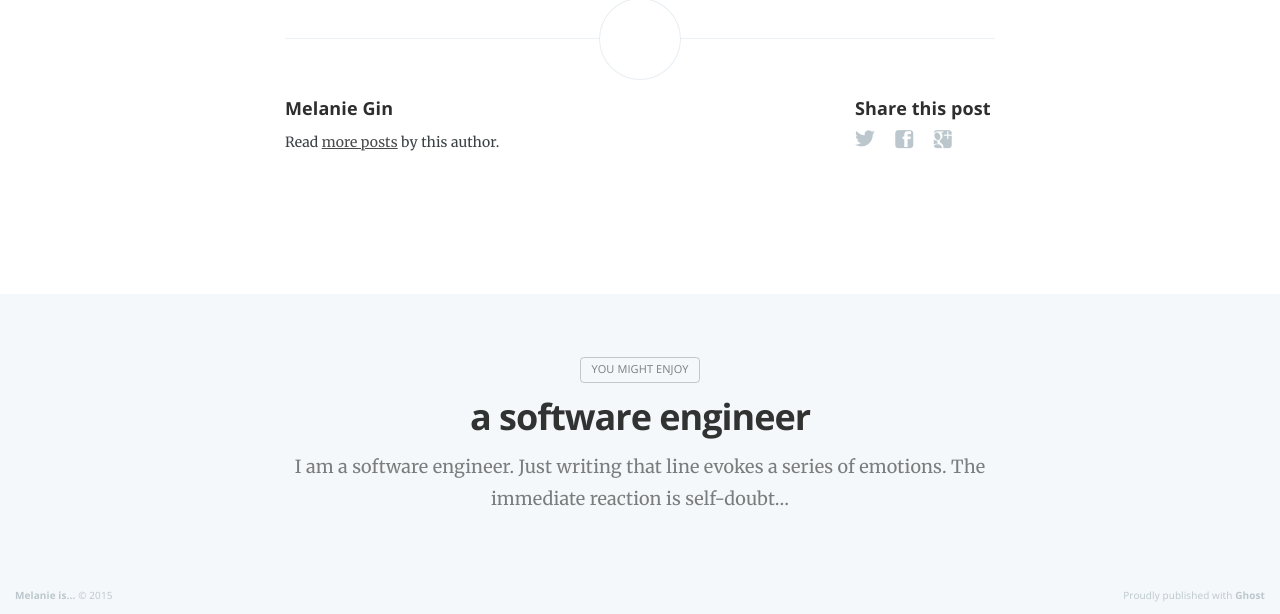
<file: graduation-speech-to-hr27/index.html>
<head>
    <meta charset="utf-8">
    <meta http-equiv="X-UA-Compatible" content="IE=edge">

    <title>Graduation Speech to HR27</title>
    <meta name="description" content="">

    <meta name="HandheldFriendly" content="True">
    <meta name="viewport" content="width=device-width, initial-scale=1.0">

    <link rel="shortcut icon" href="../favicon.ico">

    <link rel="stylesheet" type="text/css" href="../assets/css/screen.css?v=e5ff95d191">
    <link rel="stylesheet" type="text/css" href="http://fonts.googleapis.com/css?family=Merriweather:300,700,700italic,300italic%7COpen+Sans:700,400">

    <link rel="canonical" href="http://onelovelyname.github.io/graduation-speech-to-hr27/">
    
    <meta property="og:site_name" content="Melanie is...">
    <meta property="og:type" content="article">
    <meta property="og:title" content="Graduation Speech to HR27">
    <meta property="og:description" content="A few days before graduation, I was asked by Hack Reactor staff to volunteer as class president of my cohort, HR27. In this role, I will encourage cohort mates in their job searches and lives, and make sure that our...">
    <meta property="og:url" content="http://onelovelyname.github.io/graduation-speech-to-hr27/">
    <meta property="article:published_time" content="2015-06-29T20:48:33.802Z">
    <meta property="article:modified_time" content="2015-06-29T20:57:29.264Z">
    
    <meta name="twitter:card" content="summary">
    <meta name="twitter:title" content="Graduation Speech to HR27">
    <meta name="twitter:description" content="A few days before graduation, I was asked by Hack Reactor staff to volunteer as class president of my cohort, HR27. In this role, I will encourage cohort mates in their job searches and lives, and make sure that our...">
    <meta name="twitter:url" content="http://onelovelyname.github.io/graduation-speech-to-hr27/">
    
    <script type="application/ld+json">
{
    "@context": "http://schema.org",
    "@type": "Article",
    "publisher": "Melanie is...",
    "author": {
        "@type": "Person",
        "name": "Melanie Gin",
        "image": "//www.gravatar.com/avatar/c5a2af137be70dcd7b7b6ba5c1eca181?s=250&d=mm&r=x",
        "url": "http://onelovelyname.github.io/author/melanie",
        "sameAs": null,
        "description": null
    },
    "headline": "Graduation Speech to HR27",
    "url": "http://onelovelyname.github.io/graduation-speech-to-hr27/",
    "datePublished": "2015-06-29T20:48:33.802Z",
    "dateModified": "2015-06-29T20:57:29.264Z",
    "description": "A few days before graduation, I was asked by Hack Reactor staff to volunteer as class president of my cohort, HR27. In this role, I will encourage cohort mates in their job searches and lives, and make sure that our..."
}
    </script>

    <meta name="generator" content="Ghost 0.6">
    <link rel="alternate" type="application/rss+xml" title="Melanie is..." href="http://onelovelyname.github.io/rss/">
</head>
<body class="post-template nav-closed">

    <div class="nav">
    <h3 class="nav-title">Menu</h3>
    <a href="index.html#" class="nav-close">
        <span class="hidden">Close</span>
    </a>
    <ul>
            <li class="nav-home" role="presentation"><a href="http://onelovelyname.github.io/">Home</a></li>
    </ul>
    <a class="subscribe-button icon-feed" href="http://onelovelyname.github.io/rss/">Subscribe</a>
</div>
<span class="nav-cover"></span>


    <div class="site-wrapper">

        


<header class="main-header post-head no-cover">
    <nav class="main-nav  clearfix">
        
            <a class="menu-button icon-menu" href="index.html#"><span class="word">Menu</span></a>
    </nav>
</header>

<main class="content" role="main">
    <article class="post">

        <header class="post-header">
            <h1 class="post-title">Graduation Speech to HR27</h1>
            <section class="post-meta">
                <time class="post-date" datetime="2015-06-29">29 June 2015</time> 
            </section>
        </header>

        <section class="post-content">
            <p>A few days before graduation, I was asked by Hack Reactor staff to volunteer as class president of my cohort, HR27. In this role, I will encourage cohort mates in their job searches and lives, and make sure that our cohort remains united and cohesive as time goes on. One of my first responsibilities was to write a graduation speech, commemorating the time we've spent here. A couple of cohortmates requested the speech body, so I've included it below:</p>

<blockquote>
  <p>Pause for a moment to take this in. You, you great adventurer of the universe you, are here. You may have come from another place, from sales or consulting or law or marketing, but now you are here as a software engineer. </p>
  
  <p>Let's call this moment a Hack Reactor moment - a moment when the universe conspires to give you something you want, something beautiful, something that will take you to the next stage in your life. </p>
  
  <p>So what is this universe conspiring for you? This universe includes: </p>
  
  <ul>
  <li><p>You, with your determination and smarts - much of your success can be attributed to your own hard work and willpower, through late nights, N-Queens, recursion, Backbone, React, and all the other challenges you faced before and while you were here. So first, I'd like to acknowledge you and your effort.</p></li>
  <li><p>Second, it includes the people in your life that took chances on you and gave you opportunities, who have and will continue to support and encourage you. </p></li>
  <li><p>Third, it includes the folks at Hack Reactor, who may have seen you struggle through reduce or filter or map at your interview and said despite all, We believe in this guy. </p></li>
  <li><p>Finally, it includes the founders of Hack Reactor - Marcus and Tony, Shawn and Doug - for taking their own risk to build this beautiful place</p></li>
  </ul>
  
  <p>In sum, many things - your own efforts - along with an almost infinite number of random and seemingly unrelated things - had to happen for you to be here right now!</p>
  
  <p>With this acknowledgement comes an opportunity, a challenge. An opportunity to create this same type of “Hack Reactor” moment for others in your life — whether that’s at Hack Reactor, at your new job, or with your friends. It’s the challenge to take risks on others and support them in accomplishing their dreams.  </p>
  
  <p>In this spirit, I encourage you to support those graduating with you here today. In their job search, their interviews. Pick each other up, share in struggles, and celebrate triumphs. </p>
  
  <p>Congratulations on your Hack Reactor moment, everyone. I’m so proud of the work we’ve accomplished here, and can’t wait to celebrate with all of you in the days to come. </p>
</blockquote>
        </section>

        <footer class="post-footer">


            <figure class="author-image">
                <a class="img" href="../author/melanie/" style="background-image: url(http://www.gravatar.com/avatar/c5a2af137be70dcd7b7b6ba5c1eca181?s=250&amp;d=mm&amp;r=x)"><span class="hidden">Melanie Gin's Picture</span></a>
            </figure>

            <section class="author">
                <h4><a href="../author/melanie/">Melanie Gin</a></h4>

                    <p>Read <a href="../author/melanie/">more posts</a> by this author.</p>
                <div class="author-meta">
                    
                    
                </div>
            </section>


            <section class="share">
                <h4>Share this post</h4>
                <a class="icon-twitter" href="https://twitter.com/share?text=Graduation%20Speech%20to%20HR27&amp;url=http://onelovelyname.github.io/graduation-speech-to-hr27/" onclick="window.open(this.href, 'twitter-share', 'width=550,height=235');return false;">
                    <span class="hidden">Twitter</span>
                </a>
                <a class="icon-facebook" href="https://www.facebook.com/sharer/sharer.php?u=http://onelovelyname.github.io/graduation-speech-to-hr27/" onclick="window.open(this.href, 'facebook-share','width=580,height=296');return false;">
                    <span class="hidden">Facebook</span>
                </a>
                <a class="icon-google-plus" href="https://plus.google.com/share?url=http://onelovelyname.github.io/graduation-speech-to-hr27/" onclick="window.open(this.href, 'google-plus-share', 'width=490,height=530');return false;">
                    <span class="hidden">Google+</span>
                </a>
            </section>

        </footer>

    </article>
</main>

<aside class="read-next">
    <a class="read-next-story prev no-cover" href="../a-software-engineer/">
        <section class="post">
            <h2>a software engineer</h2>
            <p>I am a software engineer. Just writing that line evokes a series of emotions. The immediate reaction is self-doubt…</p>
        </section>
    </a>
</aside>



        <footer class="site-footer clearfix">
            <section class="copyright"><a href="http://onelovelyname.github.io">Melanie is...</a> © 2015</section>
            <section class="poweredby">Proudly published with <a href="https://ghost.org">Ghost</a></section>
        </footer>

    </div>

    <script src="../public/jquery.js?v=e5ff95d191"></script>

    <script type="text/javascript" src="../assets/js/jquery.fitvids.js?v=e5ff95d191"></script>
    <script type="text/javascript" src="../assets/js/index.js?v=e5ff95d191"></script>

</body>
</file>
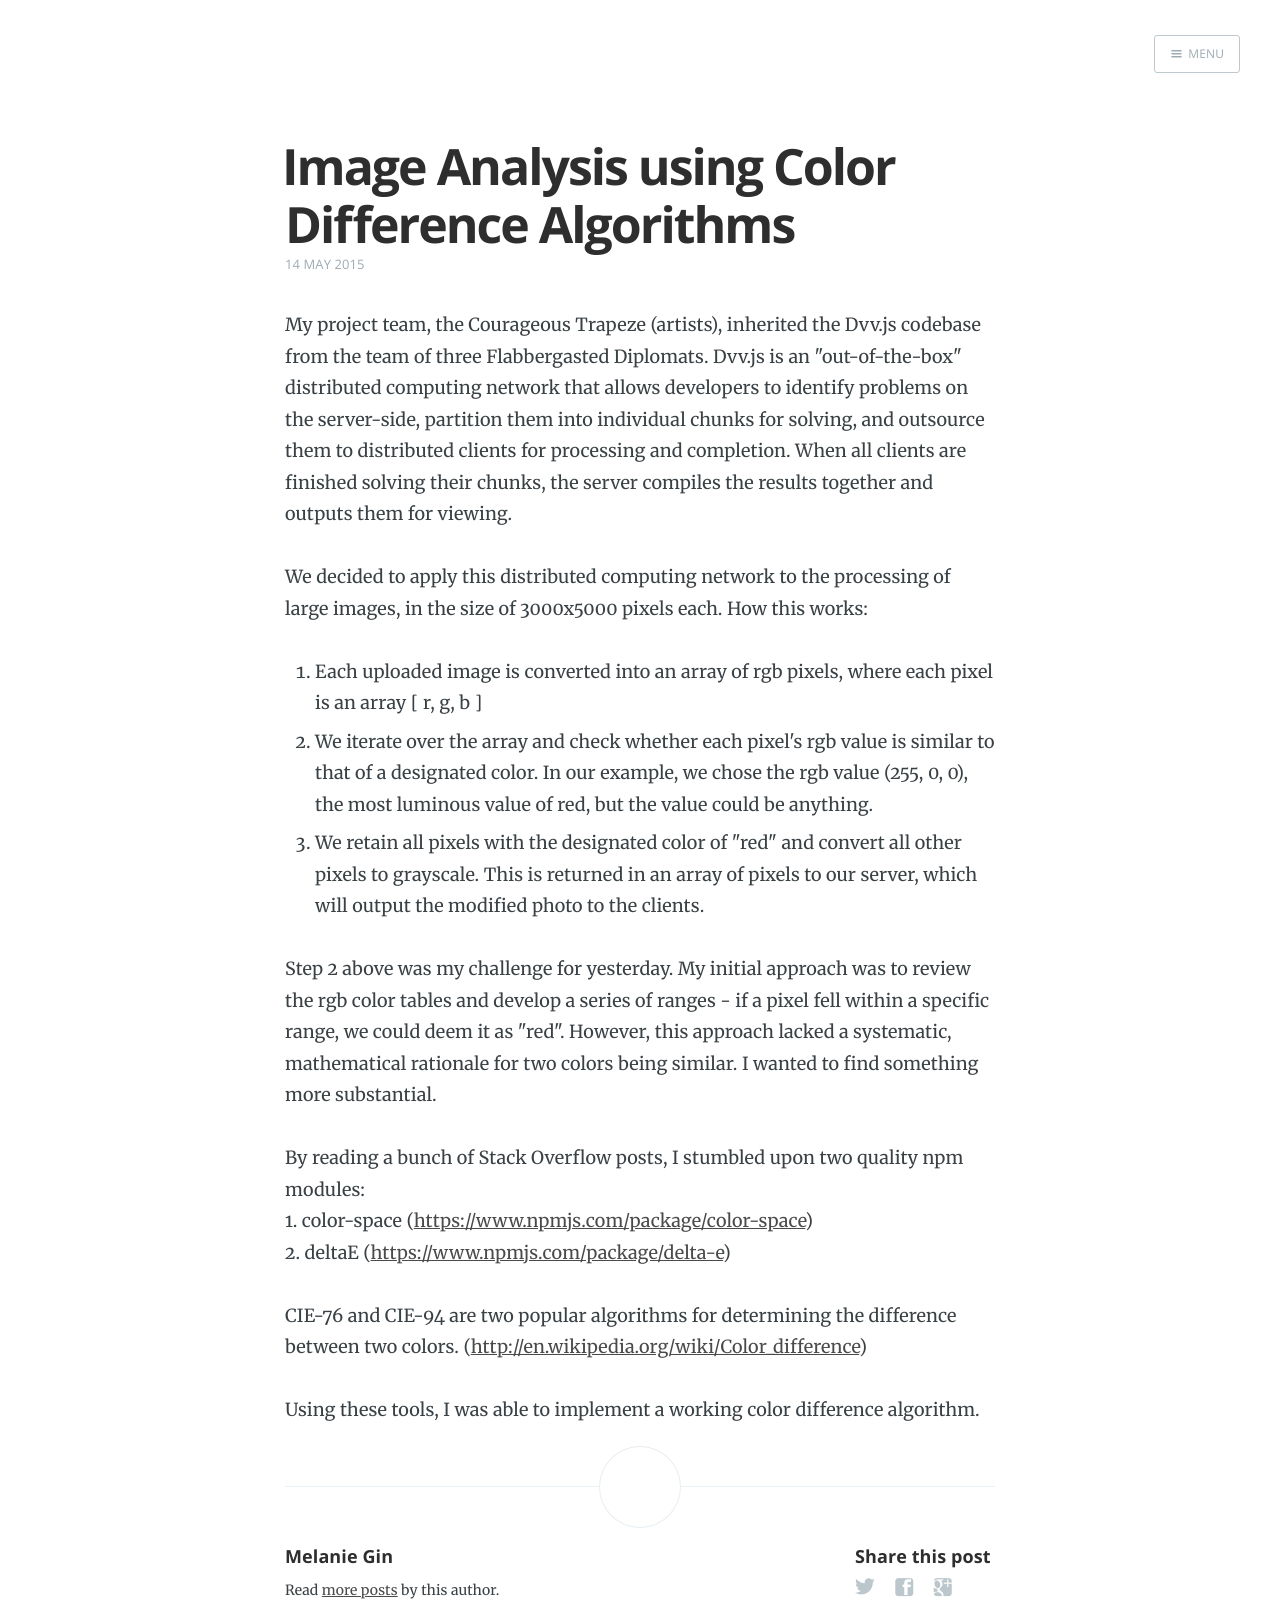
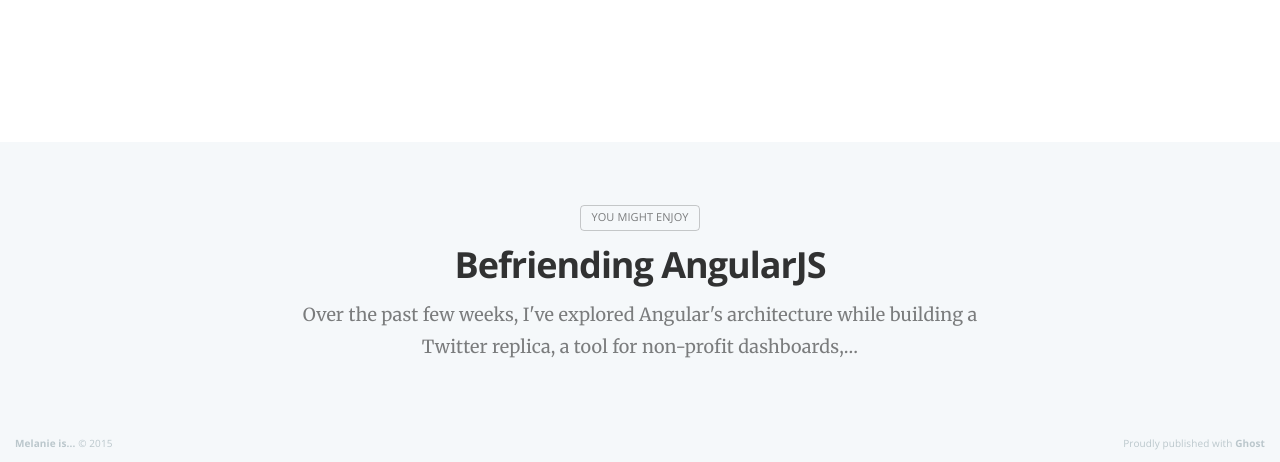
<file: image-analysis-using-color-difference-algorithms/index.html>
<head>
    <meta charset="utf-8">
    <meta http-equiv="X-UA-Compatible" content="IE=edge">

    <title>Image Analysis using Color Difference Algorithms</title>
    <meta name="description" content="">

    <meta name="HandheldFriendly" content="True">
    <meta name="viewport" content="width=device-width, initial-scale=1.0">

    <link rel="shortcut icon" href="../favicon.ico">

    <link rel="stylesheet" type="text/css" href="../assets/css/screen.css?v=aef6b527f6">
    <link rel="stylesheet" type="text/css" href="http://fonts.googleapis.com/css?family=Merriweather:300,700,700italic,300italic%7COpen+Sans:700,400">

    <link rel="canonical" href="http://onelovelyname.github.io/image-analysis-using-color-difference-algorithms/">
    
    <meta property="og:site_name" content="Melanie is...">
    <meta property="og:type" content="article">
    <meta property="og:title" content="Image Analysis using Color Difference Algorithms">
    <meta property="og:description" content='My project team, the Courageous Trapeze (artists), inherited the Dvv.js codebase from the team of three Flabbergasted Diplomats. Dvv.js is an "out-of-the-box" distributed computing network that allows developers to identify problems on the server-side, partition them into individual...'>
    <meta property="og:url" content="http://onelovelyname.github.io/image-analysis-using-color-difference-algorithms/">
    <meta property="article:published_time" content="2015-05-14T23:44:00.000Z">
    <meta property="article:modified_time" content="2015-06-14T23:44:33.257Z">
    
    <meta name="twitter:card" content="summary">
    <meta name="twitter:title" content="Image Analysis using Color Difference Algorithms">
    <meta name="twitter:description" content='My project team, the Courageous Trapeze (artists), inherited the Dvv.js codebase from the team of three Flabbergasted Diplomats. Dvv.js is an "out-of-the-box" distributed computing network that allows developers to identify problems on the server-side, partition them into individual...'>
    <meta name="twitter:url" content="http://onelovelyname.github.io/image-analysis-using-color-difference-algorithms/">
    
    <script type="application/ld+json">
{
    "@context": "http://schema.org",
    "@type": "Article",
    "publisher": "Melanie is...",
    "author": {
        "@type": "Person",
        "name": "Melanie Gin",
        "image": "//www.gravatar.com/avatar/c5a2af137be70dcd7b7b6ba5c1eca181?s=250&d=mm&r=x",
        "url": "http://onelovelyname.github.io/author/melanie",
        "sameAs": null,
        "description": null
    },
    "headline": "Image Analysis using Color Difference Algorithms",
    "url": "http://onelovelyname.github.io/image-analysis-using-color-difference-algorithms/",
    "datePublished": "2015-05-14T23:44:00.000Z",
    "dateModified": "2015-06-14T23:44:33.257Z",
    "description": "My project team, the Courageous Trapeze (artists), inherited the Dvv.js codebase from the team of three Flabbergasted Diplomats. Dvv.js is an &quot;out-of-the-box&quot; distributed computing network that allows developers to identify problems on the server-side, partition them into individual..."
}
    </script>

    <meta name="generator" content="Ghost 0.6">
    <link rel="alternate" type="application/rss+xml" title="Melanie is..." href="http://onelovelyname.github.io/rss/">
</head>
<body class="post-template nav-closed">

    <div class="nav">
    <h3 class="nav-title">Menu</h3>
    <a href="index.html#" class="nav-close">
        <span class="hidden">Close</span>
    </a>
    <ul>
            <li class="nav-home" role="presentation"><a href="http://onelovelyname.github.io/">Home</a></li>
    </ul>
    <a class="subscribe-button icon-feed" href="http://onelovelyname.github.io/rss/">Subscribe</a>
</div>
<span class="nav-cover"></span>


    <div class="site-wrapper">

        


<header class="main-header post-head no-cover">
    <nav class="main-nav  clearfix">
        
            <a class="menu-button icon-menu" href="index.html#"><span class="word">Menu</span></a>
    </nav>
</header>

<main class="content" role="main">
    <article class="post">

        <header class="post-header">
            <h1 class="post-title">Image Analysis using Color Difference Algorithms</h1>
            <section class="post-meta">
                <time class="post-date" datetime="2015-05-14">14 May 2015</time> 
            </section>
        </header>

        <section class="post-content">
            <p>My project team, the Courageous Trapeze (artists), inherited the Dvv.js codebase from the team of three Flabbergasted Diplomats. Dvv.js is an "out-of-the-box" distributed computing network that allows developers to identify problems on the server-side, partition them into individual chunks for solving, and outsource them to distributed clients for processing and completion. When all clients are finished solving their chunks, the server compiles the results together and outputs them for viewing.</p>

<p>We decided to apply this distributed computing network to the processing of large images, in the size of 3000x5000 pixels each. How this works:</p>

<ol>
<li>Each uploaded image is converted into an array of rgb pixels, where each pixel is an array [ r, g, b ]  </li>
<li>We iterate over the array and check whether each pixel's rgb value is similar to that of a designated color. In our example, we chose the rgb value (255, 0, 0), the most luminous value of red, but the value could be anything.  </li>
<li>We retain all pixels with the designated color of "red" and convert all other pixels to grayscale. This is returned in an array of pixels to our server, which will output the modified photo to the clients.</li>
</ol>

<p>Step 2 above was my challenge for yesterday. My initial approach was to review the rgb color tables and develop a series of ranges - if a pixel fell within a specific range, we could deem it as "red". However, this approach lacked a systematic, mathematical rationale for two colors being similar. I wanted to find something more substantial.</p>

<p>By reading a bunch of Stack Overflow posts, I stumbled upon two quality npm modules: <br>
1. color-space (<a href="https://www.npmjs.com/package/color-space">https://www.npmjs.com/package/color-space</a>) <br>
2. deltaE (<a href="https://www.npmjs.com/package/delta-e">https://www.npmjs.com/package/delta-e</a>)</p>

<p>CIE-76 and CIE-94 are two popular algorithms for determining the difference between two colors. (<a href="http://en.wikipedia.org/wiki/Color_difference">http://en.wikipedia.org/wiki/Color_difference</a>)</p>

<p>Using these tools, I was able to implement a working color difference algorithm.</p>
        </section>

        <footer class="post-footer">


            <figure class="author-image">
                <a class="img" href="../author/melanie/" style="background-image: url(http://www.gravatar.com/avatar/c5a2af137be70dcd7b7b6ba5c1eca181?s=250&amp;d=mm&amp;r=x)"><span class="hidden">Melanie Gin's Picture</span></a>
            </figure>

            <section class="author">
                <h4><a href="../author/melanie/">Melanie Gin</a></h4>

                    <p>Read <a href="../author/melanie/">more posts</a> by this author.</p>
                <div class="author-meta">
                    
                    
                </div>
            </section>


            <section class="share">
                <h4>Share this post</h4>
                <a class="icon-twitter" href="https://twitter.com/share?text=Image%20Analysis%20using%20Color%20Difference%20Algorithms&amp;url=http://onelovelyname.github.io/image-analysis-using-color-difference-algorithms/" onclick="window.open(this.href, 'twitter-share', 'width=550,height=235');return false;">
                    <span class="hidden">Twitter</span>
                </a>
                <a class="icon-facebook" href="https://www.facebook.com/sharer/sharer.php?u=http://onelovelyname.github.io/image-analysis-using-color-difference-algorithms/" onclick="window.open(this.href, 'facebook-share','width=580,height=296');return false;">
                    <span class="hidden">Facebook</span>
                </a>
                <a class="icon-google-plus" href="https://plus.google.com/share?url=http://onelovelyname.github.io/image-analysis-using-color-difference-algorithms/" onclick="window.open(this.href, 'google-plus-share', 'width=490,height=530');return false;">
                    <span class="hidden">Google+</span>
                </a>
            </section>

        </footer>

    </article>
</main>

<aside class="read-next">
    <a class="read-next-story prev no-cover" href="../befriending-angularjs/">
        <section class="post">
            <h2>Befriending AngularJS</h2>
            <p>Over the past few weeks, I've explored Angular's architecture while building a Twitter replica, a tool for non-profit dashboards,…</p>
        </section>
    </a>
</aside>



        <footer class="site-footer clearfix">
            <section class="copyright"><a href="http://onelovelyname.github.io">Melanie is...</a> © 2015</section>
            <section class="poweredby">Proudly published with <a href="https://ghost.org">Ghost</a></section>
        </footer>

    </div>

    <script src="../public/jquery.js?v=aef6b527f6"></script>

    <script type="text/javascript" src="../assets/js/jquery.fitvids.js?v=aef6b527f6"></script>
    <script type="text/javascript" src="../assets/js/index.js?v=aef6b527f6"></script>

</body>
</file>
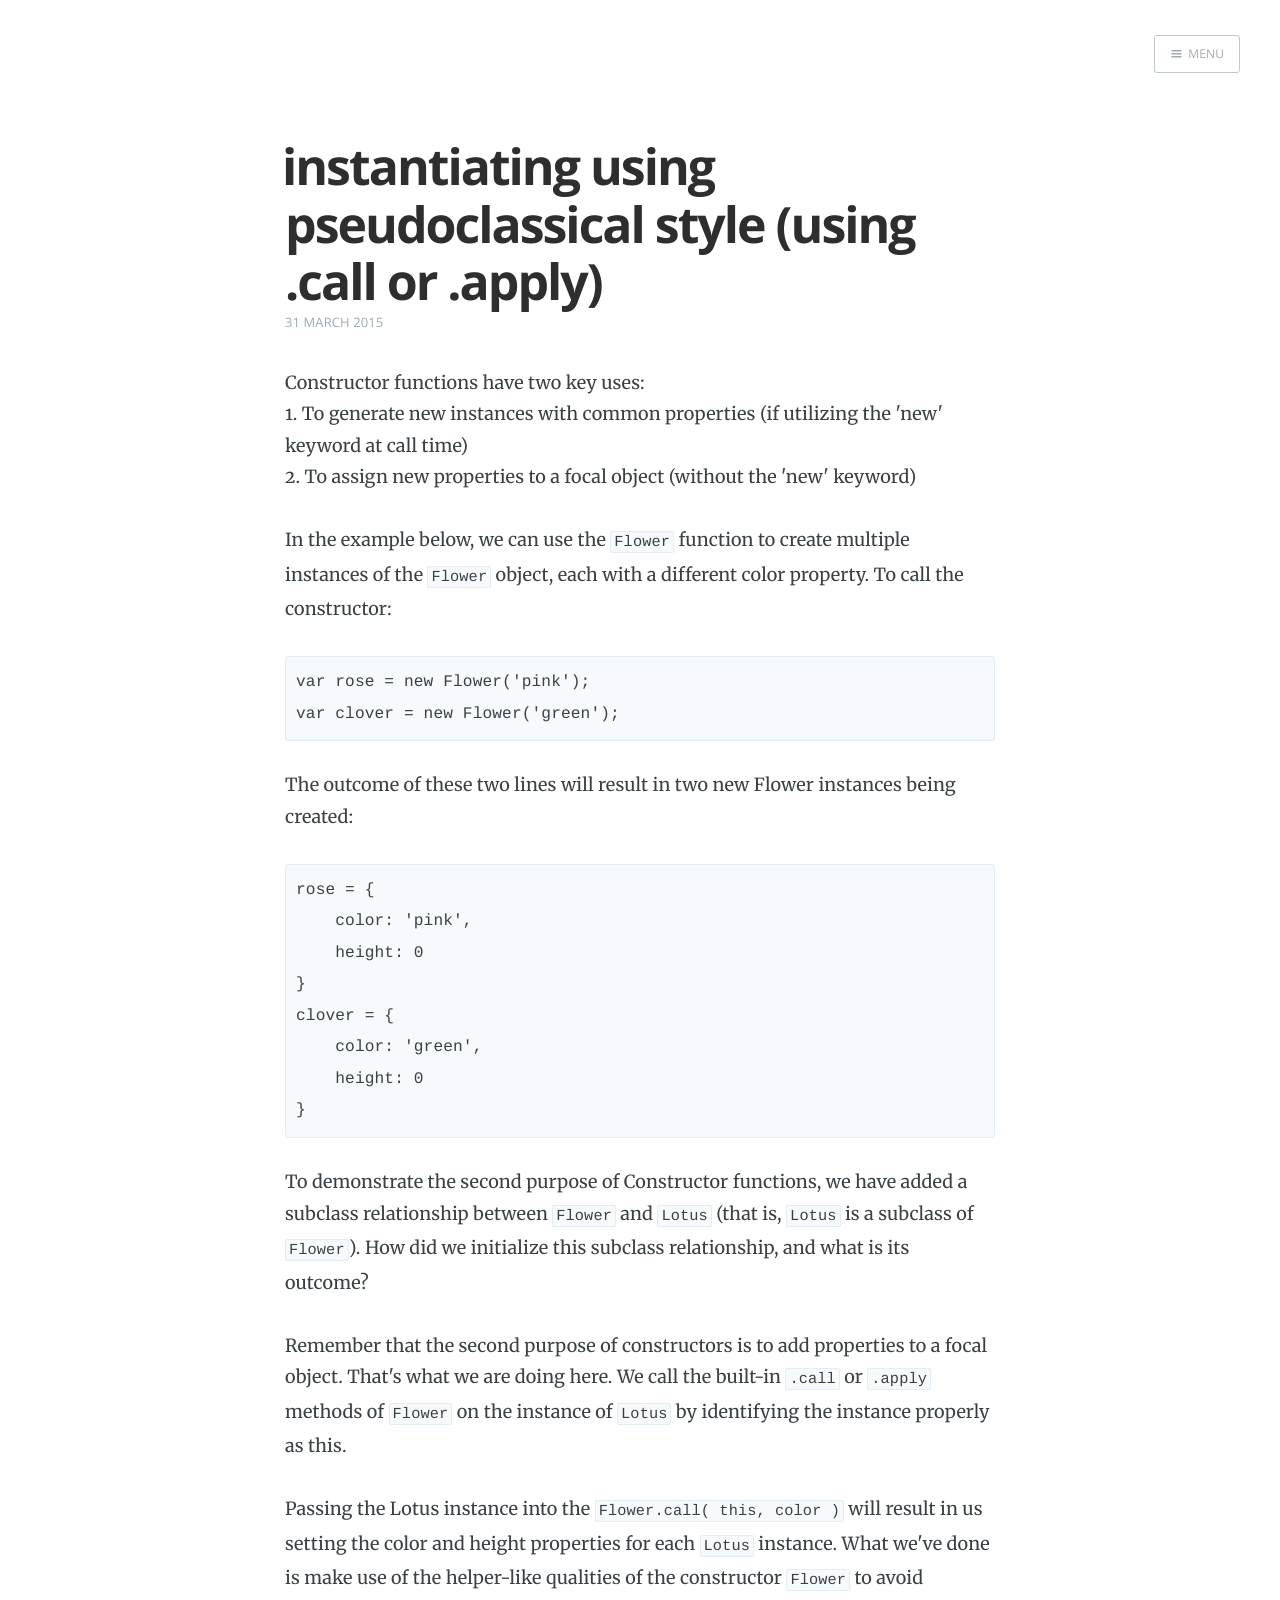
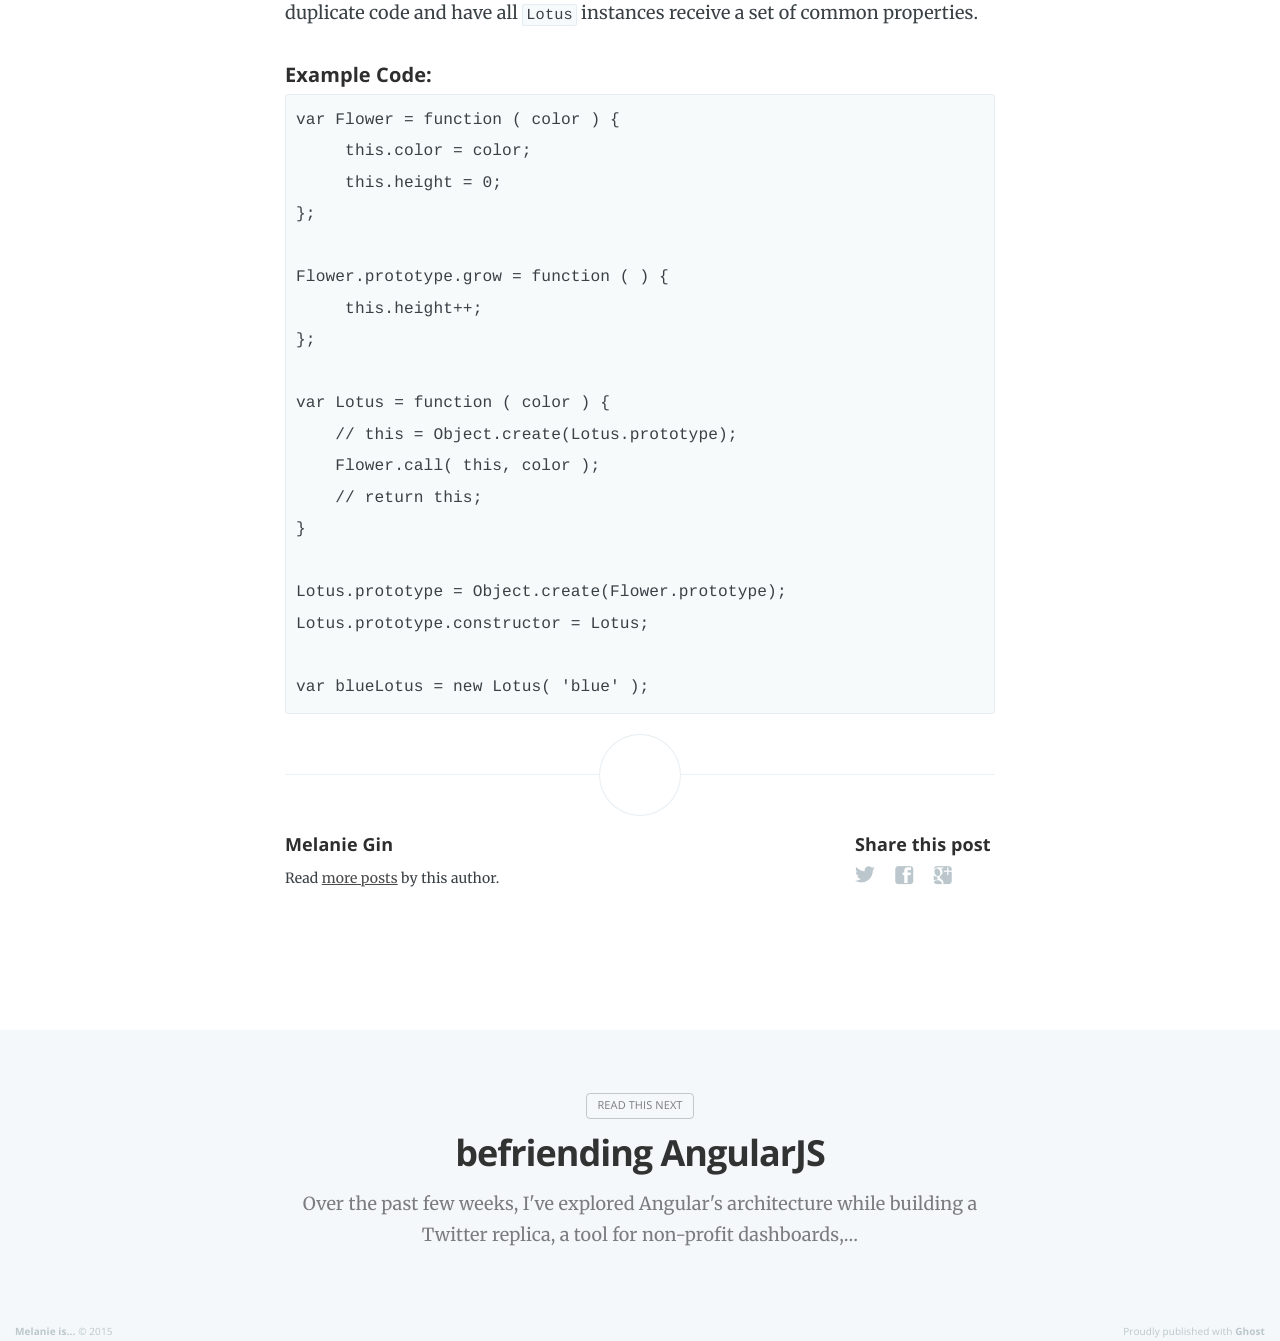
<file: pseudoclassical-class-instantiation-with-subclassing-using-call-or-apply/index.html>
<head>
    <meta charset="utf-8">
    <meta http-equiv="X-UA-Compatible" content="IE=edge">

    <title>instantiating using pseudoclassical style (using .call or .apply)</title>
    <meta name="description" content="">

    <meta name="HandheldFriendly" content="True">
    <meta name="viewport" content="width=device-width, initial-scale=1.0">

    <link rel="shortcut icon" href="../favicon.ico">

    <link rel="stylesheet" type="text/css" href="../assets/css/screen.css?v=e5ff95d191">
    <link rel="stylesheet" type="text/css" href="http://fonts.googleapis.com/css?family=Merriweather:300,700,700italic,300italic%7COpen+Sans:700,400">

    <link rel="canonical" href="http://onelovelyname.github.io/pseudoclassical-class-instantiation-with-subclassing-using-call-or-apply/">
    
    <meta property="og:site_name" content="Melanie is...">
    <meta property="og:type" content="article">
    <meta property="og:title" content="instantiating using pseudoclassical style (using .call or .apply)">
    <meta property="og:description" content="Constructor functions have two key uses:  1. To generate new instances with common properties (if utilizing the 'new' keyword at call time)  2. To assign new properties to a focal object (without the 'new' keyword) In the example below, we...">
    <meta property="og:url" content="http://onelovelyname.github.io/pseudoclassical-class-instantiation-with-subclassing-using-call-or-apply/">
    <meta property="article:published_time" content="2015-03-31T23:41:00.000Z">
    <meta property="article:modified_time" content="2015-06-17T07:00:02.519Z">
    
    <meta name="twitter:card" content="summary">
    <meta name="twitter:title" content="instantiating using pseudoclassical style (using .call or .apply)">
    <meta name="twitter:description" content="Constructor functions have two key uses:  1. To generate new instances with common properties (if utilizing the 'new' keyword at call time)  2. To assign new properties to a focal object (without the 'new' keyword) In the example below, we...">
    <meta name="twitter:url" content="http://onelovelyname.github.io/pseudoclassical-class-instantiation-with-subclassing-using-call-or-apply/">
    
    <script type="application/ld+json">
{
    "@context": "http://schema.org",
    "@type": "Article",
    "publisher": "Melanie is...",
    "author": {
        "@type": "Person",
        "name": "Melanie Gin",
        "image": "//www.gravatar.com/avatar/c5a2af137be70dcd7b7b6ba5c1eca181?s=250&d=mm&r=x",
        "url": "http://onelovelyname.github.io/author/melanie",
        "sameAs": null,
        "description": null
    },
    "headline": "instantiating using pseudoclassical style (using .call or .apply)",
    "url": "http://onelovelyname.github.io/pseudoclassical-class-instantiation-with-subclassing-using-call-or-apply/",
    "datePublished": "2015-03-31T23:41:00.000Z",
    "dateModified": "2015-06-17T07:00:02.519Z",
    "description": "Constructor functions have two key uses:  1. To generate new instances with common properties (if utilizing the &#x27;new&#x27; keyword at call time)  2. To assign new properties to a focal object (without the &#x27;new&#x27; keyword) In the example below, we..."
}
    </script>

    <meta name="generator" content="Ghost 0.6">
    <link rel="alternate" type="application/rss+xml" title="Melanie is..." href="http://onelovelyname.github.io/rss/">
</head>
<body class="post-template nav-closed">

    <div class="nav">
    <h3 class="nav-title">Menu</h3>
    <a href="index.html#" class="nav-close">
        <span class="hidden">Close</span>
    </a>
    <ul>
            <li class="nav-home" role="presentation"><a href="http://onelovelyname.github.io/">Home</a></li>
    </ul>
    <a class="subscribe-button icon-feed" href="http://onelovelyname.github.io/rss/">Subscribe</a>
</div>
<span class="nav-cover"></span>


    <div class="site-wrapper">

        


<header class="main-header post-head no-cover">
    <nav class="main-nav  clearfix">
        
            <a class="menu-button icon-menu" href="index.html#"><span class="word">Menu</span></a>
    </nav>
</header>

<main class="content" role="main">
    <article class="post">

        <header class="post-header">
            <h1 class="post-title">instantiating using pseudoclassical style (using .call or .apply)</h1>
            <section class="post-meta">
                <time class="post-date" datetime="2015-03-31">31 March 2015</time> 
            </section>
        </header>

        <section class="post-content">
            <p>Constructor functions have two key uses: <br>
1. To generate new instances with common properties (if utilizing the 'new' keyword at call time) <br>
2. To assign new properties to a focal object (without the 'new' keyword)</p>

<p>In the example below, we can use the <code>Flower</code> function to create multiple instances of the <code>Flower</code> object, each with a different color property. To call the constructor:</p>

<pre><code class="language-javascript">var rose = new Flower('pink');  
var clover = new Flower('green');  
</code></pre>

<p>The outcome of these two lines will result in two new Flower instances being created:</p>

<pre><code class="language-javascript">rose = {  
    color: 'pink',
    height: 0
}
clover = {  
    color: 'green',
    height: 0
}
</code></pre>

<p>To demonstrate the second purpose of Constructor functions, we have added a subclass relationship between <code>Flower</code> and <code>Lotus</code> (that is, <code>Lotus</code> is a subclass of <code>Flower</code>). How did we initialize this subclass relationship, and what is its outcome?</p>

<p>Remember that the second purpose of constructors is to add properties to a focal object. That's what we are doing here. We call the built-in <code>.call</code> or <code>.apply</code> methods of <code>Flower</code> on the instance of <code>Lotus</code> by identifying the instance properly as this.</p>

<p>Passing the Lotus instance into the <code>Flower.call( this, color )</code> will result in us setting the color and height properties for each <code>Lotus</code> instance. What we've done is make use of the helper-like qualities of the constructor <code>Flower</code> to avoid duplicate code and have all <code>Lotus</code> instances receive a set of common properties.</p>

<h5 id="examplecode">Example Code:</h5>

<pre><code class="language-javascript">var Flower = function ( color ) {  
     this.color = color;
     this.height = 0;
};

Flower.prototype.grow = function ( ) {  
     this.height++;
};

var Lotus = function ( color ) {  
    // this = Object.create(Lotus.prototype);
    Flower.call( this, color );
    // return this;
}

Lotus.prototype = Object.create(Flower.prototype);  
Lotus.prototype.constructor = Lotus;

var blueLotus = new Lotus( 'blue' );  
</code></pre>
        </section>

        <footer class="post-footer">


            <figure class="author-image">
                <a class="img" href="../author/melanie/" style="background-image: url(http://www.gravatar.com/avatar/c5a2af137be70dcd7b7b6ba5c1eca181?s=250&amp;d=mm&amp;r=x)"><span class="hidden">Melanie Gin's Picture</span></a>
            </figure>

            <section class="author">
                <h4><a href="../author/melanie/">Melanie Gin</a></h4>

                    <p>Read <a href="../author/melanie/">more posts</a> by this author.</p>
                <div class="author-meta">
                    
                    
                </div>
            </section>


            <section class="share">
                <h4>Share this post</h4>
                <a class="icon-twitter" href="https://twitter.com/share?text=instantiating%20using%20pseudoclassical%20style%20(using%20.call%20or%20.apply)&amp;url=http://onelovelyname.github.io/pseudoclassical-class-instantiation-with-subclassing-using-call-or-apply/" onclick="window.open(this.href, 'twitter-share', 'width=550,height=235');return false;">
                    <span class="hidden">Twitter</span>
                </a>
                <a class="icon-facebook" href="https://www.facebook.com/sharer/sharer.php?u=http://onelovelyname.github.io/pseudoclassical-class-instantiation-with-subclassing-using-call-or-apply/" onclick="window.open(this.href, 'facebook-share','width=580,height=296');return false;">
                    <span class="hidden">Facebook</span>
                </a>
                <a class="icon-google-plus" href="https://plus.google.com/share?url=http://onelovelyname.github.io/pseudoclassical-class-instantiation-with-subclassing-using-call-or-apply/" onclick="window.open(this.href, 'google-plus-share', 'width=490,height=530');return false;">
                    <span class="hidden">Google+</span>
                </a>
            </section>

        </footer>

    </article>
</main>

<aside class="read-next">
    <a class="read-next-story no-cover" href="../befriending-angularjs/">
        <section class="post">
            <h2>befriending AngularJS</h2>
            <p>Over the past few weeks, I've explored Angular's architecture while building a Twitter replica, a tool for non-profit dashboards,…</p>
        </section>
    </a>
</aside>



        <footer class="site-footer clearfix">
            <section class="copyright"><a href="http://onelovelyname.github.io">Melanie is...</a> © 2015</section>
            <section class="poweredby">Proudly published with <a href="https://ghost.org">Ghost</a></section>
        </footer>

    </div>

    <script src="../public/jquery.js?v=e5ff95d191"></script>

    <script type="text/javascript" src="../assets/js/jquery.fitvids.js?v=e5ff95d191"></script>
    <script type="text/javascript" src="../assets/js/index.js?v=e5ff95d191"></script>

</body>
</file>
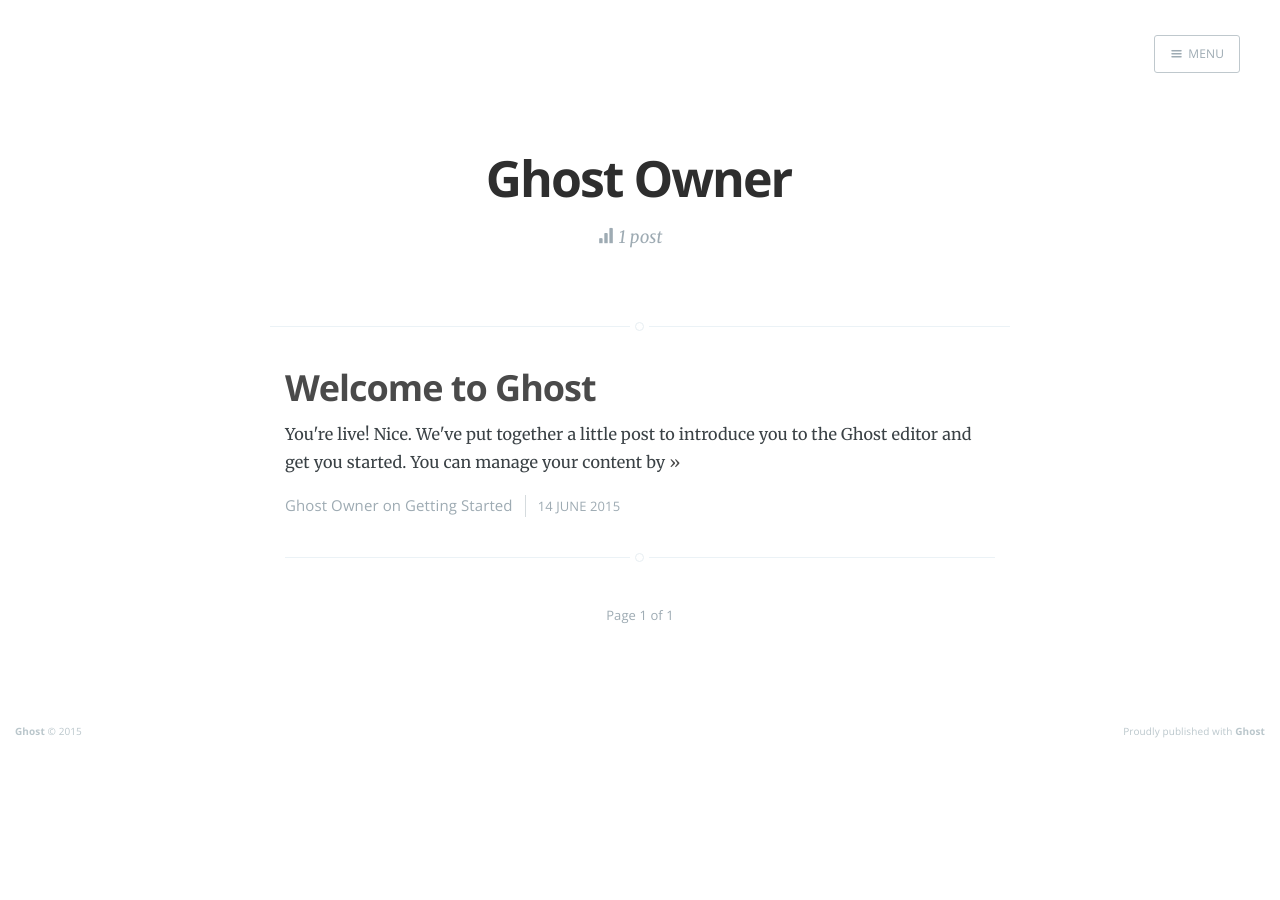
<file: author/ghost-owner/index.html>
<head>
    <meta charset="utf-8">
    <meta http-equiv="X-UA-Compatible" content="IE=edge">

    <title>Ghost Owner - Ghost</title>
    <meta name="description" content="">

    <meta name="HandheldFriendly" content="True">
    <meta name="viewport" content="width=device-width, initial-scale=1.0">

    <link rel="shortcut icon" href="../../favicon.ico">

    <link rel="stylesheet" type="text/css" href="../../assets/css/screen.css?v=ea11b5e00e">
    <link rel="stylesheet" type="text/css" href="http://fonts.googleapis.com/css?family=Merriweather:300,700,700italic,300italic%7COpen+Sans:700,400">

    <link rel="canonical" href="http://onelovelyname.github.io/author/ghost-owner/">
    
    <meta property="og:site_name" content="Ghost">
    <meta property="og:type" content="profile">
    <meta property="og:title" content="Ghost Owner - Ghost">
    <meta property="og:url" content="http://onelovelyname.github.io/author/ghost-owner/">
    
    <meta name="twitter:card" content="summary">
    <meta name="twitter:title" content="Ghost Owner - Ghost">
    <meta name="twitter:url" content="http://onelovelyname.github.io/author/ghost-owner/">
    
    <script type="application/ld+json">
{
    "@context": "http://schema.org",
    "@type": "Person",
    "publisher": "Ghost",
    "name": "Ghost Owner",
    "url": "http://onelovelyname.github.io/author/ghost-owner"
}
    </script>

    <meta name="generator" content="Ghost 0.6">
    <link rel="alternate" type="application/rss+xml" title="Ghost" href="http://onelovelyname.github.io/rss/">
</head>
<body class="author-template author-ghost-owner nav-closed">

    <div class="nav">
    <h3 class="nav-title">Menu</h3>
    <a href="index.html#" class="nav-close">
        <span class="hidden">Close</span>
    </a>
    <ul>
            <li class="nav-home" role="presentation"><a href="http://onelovelyname.github.io/">Home</a></li>
    </ul>
    <a class="subscribe-button icon-feed" href="http://onelovelyname.github.io/rss/">Subscribe</a>
</div>
<span class="nav-cover"></span>


    <div class="site-wrapper">

        

    <header class="main-header author-head no-cover">
        <nav class="main-nav overlay clearfix">
            
                <a class="menu-button icon-menu" href="index.html#"><span class="word">Menu</span></a>
        </nav>
    </header>

    <section class="author-profile inner">
        <h1 class="author-title">Ghost Owner</h1>
        <div class="author-meta">
            
            
            <span class="author-stats"><i class="icon-stats"></i> 1 post</span>
        </div>
    </section>

<main class="content" role="main">

    <div class="extra-pagination inner">
    <nav class="pagination" role="navigation">
    <span class="page-number">Page 1 of 1</span>
</nav>
</div>

<article class="post tag-getting-started">
    <header class="post-header">
        <h2 class="post-title"><a href="../../welcome-to-ghost/">Welcome to Ghost</a></h2>
    </header>
    <section class="post-excerpt">
        <p>You're live! Nice. We've put together a little post to introduce you to the Ghost editor and get you started. You can manage your content by <a class="read-more" href="../../welcome-to-ghost/">»</a></p>
    </section>
    <footer class="post-meta">
        
        <a href="index.html">Ghost Owner</a>
         on <a href="../../tag/getting-started/">Getting Started</a>
        <time class="post-date" datetime="2015-06-14">14 June 2015</time>
    </footer>
</article>

<nav class="pagination" role="navigation">
    <span class="page-number">Page 1 of 1</span>
</nav>

</main>


        <footer class="site-footer clearfix">
            <section class="copyright"><a href="http://onelovelyname.github.io">Ghost</a> © 2015</section>
            <section class="poweredby">Proudly published with <a href="https://ghost.org">Ghost</a></section>
        </footer>

    </div>

    <script src="../../public/jquery.js?v=ea11b5e00e"></script>

    <script type="text/javascript" src="../../assets/js/jquery.fitvids.js?v=ea11b5e00e"></script>
    <script type="text/javascript" src="../../assets/js/index.js?v=ea11b5e00e"></script>

</body>
</file>
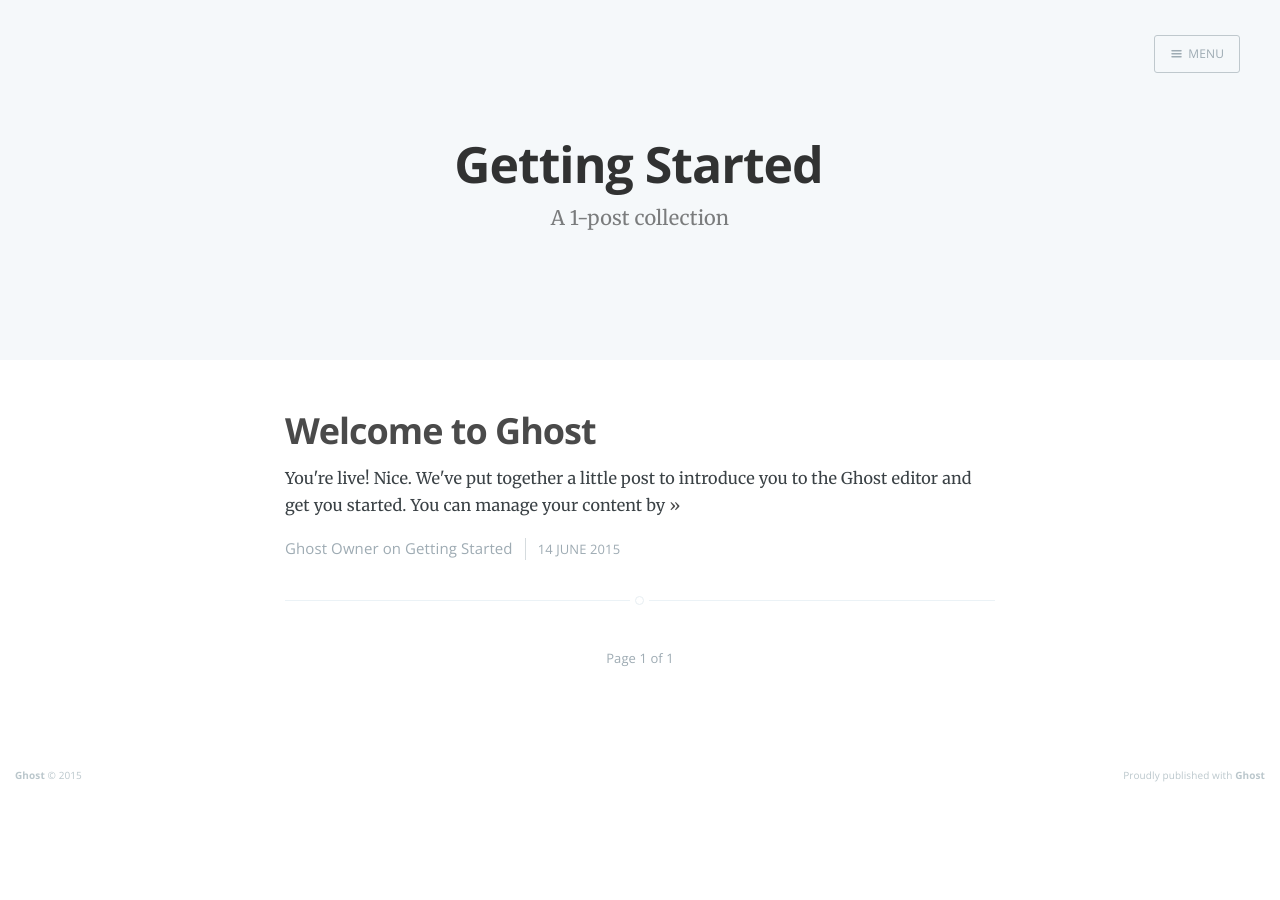
<file: tag/getting-started/index.html>
<head>
    <meta charset="utf-8">
    <meta http-equiv="X-UA-Compatible" content="IE=edge">

    <title>Getting Started - Ghost</title>
    <meta name="description" content="">

    <meta name="HandheldFriendly" content="True">
    <meta name="viewport" content="width=device-width, initial-scale=1.0">

    <link rel="shortcut icon" href="../../favicon.ico">

    <link rel="stylesheet" type="text/css" href="../../assets/css/screen.css?v=ea11b5e00e">
    <link rel="stylesheet" type="text/css" href="http://fonts.googleapis.com/css?family=Merriweather:300,700,700italic,300italic%7COpen+Sans:700,400">

    <link rel="canonical" href="http://onelovelyname.github.io/tag/getting-started/">
    
    <meta property="og:site_name" content="Ghost">
    <meta property="og:type" content="website">
    <meta property="og:title" content="Getting Started - Ghost">
    <meta property="og:url" content="http://onelovelyname.github.io/tag/getting-started/">
    
    <meta name="twitter:card" content="summary">
    <meta name="twitter:title" content="Getting Started - Ghost">
    <meta name="twitter:url" content="http://onelovelyname.github.io/tag/getting-started/">
    
    <script type="application/ld+json">
{
    "@context": "http://schema.org",
    "@type": "Series",
    "publisher": "Ghost",
    "url": "http://onelovelyname.github.io/tag/getting-started/",
    "name": "Getting Started"
}
    </script>

    <meta name="generator" content="Ghost 0.6">
    <link rel="alternate" type="application/rss+xml" title="Ghost" href="http://onelovelyname.github.io/rss/">
</head>
<body class="tag-template tag-getting-started nav-closed">

    <div class="nav">
    <h3 class="nav-title">Menu</h3>
    <a href="index.html#" class="nav-close">
        <span class="hidden">Close</span>
    </a>
    <ul>
            <li class="nav-home" role="presentation"><a href="http://onelovelyname.github.io/">Home</a></li>
    </ul>
    <a class="subscribe-button icon-feed" href="http://onelovelyname.github.io/rss/">Subscribe</a>
</div>
<span class="nav-cover"></span>


    <div class="site-wrapper">

        
<header class="main-header tag-head no-cover">
    <nav class="main-nav overlay clearfix">
        
            <a class="menu-button icon-menu" href="index.html#"><span class="word">Menu</span></a>
    </nav>
    <div class="vertical">
        <div class="main-header-content inner">
            <h1 class="page-title">Getting Started</h1>
            <h2 class="page-description">
                    A 1-post collection
            </h2>
        </div>
    </div>
</header>

<main class="content" role="main">

    <div class="extra-pagination inner">
    <nav class="pagination" role="navigation">
    <span class="page-number">Page 1 of 1</span>
</nav>
</div>

<article class="post tag-getting-started">
    <header class="post-header">
        <h2 class="post-title"><a href="../../welcome-to-ghost/">Welcome to Ghost</a></h2>
    </header>
    <section class="post-excerpt">
        <p>You're live! Nice. We've put together a little post to introduce you to the Ghost editor and get you started. You can manage your content by <a class="read-more" href="../../welcome-to-ghost/">»</a></p>
    </section>
    <footer class="post-meta">
        
        <a href="../../author/ghost-owner/">Ghost Owner</a>
         on <a href="index.html">Getting Started</a>
        <time class="post-date" datetime="2015-06-14">14 June 2015</time>
    </footer>
</article>

<nav class="pagination" role="navigation">
    <span class="page-number">Page 1 of 1</span>
</nav>

</main>


        <footer class="site-footer clearfix">
            <section class="copyright"><a href="http://onelovelyname.github.io">Ghost</a> © 2015</section>
            <section class="poweredby">Proudly published with <a href="https://ghost.org">Ghost</a></section>
        </footer>

    </div>

    <script src="../../public/jquery.js?v=ea11b5e00e"></script>

    <script type="text/javascript" src="../../assets/js/jquery.fitvids.js?v=ea11b5e00e"></script>
    <script type="text/javascript" src="../../assets/js/index.js?v=ea11b5e00e"></script>

</body>
</file>
<file: assets/css/screen.css>
/* ==========================================================================
   Table of Contents
   ========================================================================== */

/*

    0.  Normalize
    1.  Icons
    2.  General
    3.  Utilities
    4.  General
    5.  Single Post
    6.  Tag Archive
    7.  Read Next
    8.  Third Party Elements
    9.  Pagination
    10.  Footer
    11. Media Queries (Tablet)
    12. Media Queries (Mobile)
    13. Animations

*/

/* ==========================================================================
   0. Normalize.css v2.1.3 | MIT License | git.io/normalize | (minified)
   ========================================================================== */

article, aside, details,
figcaption, figure,
footer, header, hgroup,
main, nav, section,
summary { display: block; }
audio, canvas, video { display: inline-block; }
audio:not([controls]) { display: none; height: 0; }
[hidden], template { display: none; }
html {
   font-family: sans-serif;
   -ms-text-size-adjust: 100%;
   -webkit-text-size-adjust: 100%;
}
body { margin: 0; }
a { background: transparent; }
a:focus { outline: thin dotted; }
a:active, a:hover { outline: 0; }
h1 { font-size: 2em; margin: 0.67em 0; }
abbr[title] { border-bottom: 1px dotted; }
b, strong { font-weight: 700; }
dfn { font-style: italic; }
hr {
   -moz-box-sizing: content-box;
   box-sizing: content-box;
   height: 0;
}
mark { background: #FF0; color: #000; }
code, kbd, pre,
samp { font-family: monospace, serif; font-size: 1em; }
pre { white-space: pre-wrap; }
q { quotes: "\201C" "\201D" "\2018" "\2019"; }
small { font-size: 80%; }
sub, sup {
   font-size: 75%;
   line-height: 0;
   position: relative;
   vertical-align: baseline;
}
sup { top: -0.5em; }
sub { bottom: -0.25em; }
img { border: 0; }
svg:not(:root) { overflow: hidden; }
figure { margin: 0; }
fieldset {
   border: 1px solid #c0c0c0;
   margin: 0 2px;
   padding: 0.35em 0.625em 0.75em;
}
legend { border: 0; padding: 0; }
button, input, select,
textarea { font-family: inherit; font-size: 100%; margin: 0; }
button, input { line-height: normal; }
button, select { text-transform: none; }
button, html input[type="button"],
input[type="reset"], input[type="submit"] {
   -webkit-appearance: button;
   cursor: pointer;
}
button[disabled], html input[disabled] { cursor: default; }
input[type="checkbox"],
input[type="radio"] { box-sizing: border-box; padding: 0; }
input[type="search"] {
   -webkit-appearance: textfield;
   -moz-box-sizing: content-box;
   -webkit-box-sizing: content-box;
   box-sizing: content-box;
}
input[type="search"]::-webkit-search-cancel-button,
input[type="search"]::-webkit-search-decoration { -webkit-appearance: none; }
button::-moz-focus-inner,
input::-moz-focus-inner { border: 0; padding: 0; }
textarea { overflow: auto; vertical-align: top; }
table { border-collapse: collapse; border-spacing: 0; }


/* ==========================================================================
   1. Icons - Sets up the icon font and respective classes
   ========================================================================== */

/* Import the font file with the icons in it */
@font-face {
    font-family: "casper-icons";
    src:url("../fonts/casper-icons.eot?v=1");
    src:url("../fonts/casper-icons.eot?v=1") format("embedded-opentype"),
        url("../fonts/casper-icons.woff?v=1") format("woff"),
        url("../fonts/casper-icons.ttf?v=1") format("truetype"),
        url("../fonts/casper-icons.svg?v=1") format("svg");
    font-weight: normal;
    font-style: normal;
}

/* Apply these base styles to all icons */
[class^="icon-"]:before, [class*=" icon-"]:before {
    font-family: "casper-icons", "Open Sans", sans-serif;
    speak: none;
    font-style: normal;
    font-weight: normal;
    font-variant: normal;
    text-transform: none;
    line-height: 1;
    text-decoration: none !important;
    -webkit-font-smoothing: antialiased;
    -moz-osx-font-smoothing: grayscale;
}

/* Each icon is created by inserting the correct character into the
   content of the :before pseudo element. Like a boss. */
.icon-ghost:before {
    content: "\f600";
}
.icon-feed:before {
    content: "\f601";
}
.icon-twitter:before {
    content: "\f602";
    font-size: 1.1em;
}
.icon-google-plus:before {
    content: "\f603";
}
.icon-facebook:before {
    content: "\f604";
}
.icon-arrow-left:before {
    content: "\f605";
}
.icon-stats:before {
    content: "\f606";
}
.icon-location:before {
    content: "\f607";
    margin-left: -3px; /* Tracking fix */
}
.icon-link:before {
    content: "\f608";
}
.icon-menu:before {
    content: "\f609";
}
/*
    IMPORTANT: When making any changes to the icon font, be sure to increment
    the version number by 1 in the @font-face rule. `?v=1` becomes `?v=2`
    This forces browsers to download the new font file.
*/


/* ==========================================================================
   2. General - Setting up some base styles
   ========================================================================== */

html {
    height: 100%;
    max-height: 100%;
    font-size: 62.5%;
    -webkit-tap-highlight-color: rgba(0, 0, 0, 0);
}

body {
    height: 100%;
    max-height: 100%;
    font-family: "Merriweather", serif;
    letter-spacing: 0.01rem;
    font-size: 1.8rem;
    line-height: 1.75em;
    color: #3A4145;
    -webkit-font-feature-settings: 'kern' 1;
    -moz-font-feature-settings: 'kern' 1;
    -o-font-feature-settings: 'kern' 1;
    text-rendering: geometricPrecision;
}

::-moz-selection {
    background: #D6EDFF;
}

::selection {
    background: #D6EDFF;
}

h1, h2, h3,
h4, h5, h6 {
    -webkit-font-feature-settings: 'dlig' 1, 'liga' 1, 'lnum' 1, 'kern' 1;
    -moz-font-feature-settings: 'dlig' 1, 'liga' 1, 'lnum' 1, 'kern' 1;
    -o-font-feature-settings: 'dlig' 1, 'liga' 1, 'lnum' 1, 'kern' 1;
    color: #2E2E2E;
    line-height: 1.15em;
    margin: 0 0 0.4em 0;
    font-family: "Open Sans", sans-serif;
    text-rendering: geometricPrecision;
}

h1 {
    font-size: 5rem;
    letter-spacing: -2px;
    text-indent: -3px;
}

h2 {
    font-size: 3.6rem;
    letter-spacing: -1px;
}

h3 {
    font-size: 3rem;
}

h4 {
    font-size: 2.5rem;
}

h5 {
    font-size: 2rem;
}

h6 {
    font-size: 2rem;
}

a {
    color: #4A4A4A;
    transition: color 0.3s ease;
}

a:hover {
    color: #111;
}

p, ul, ol, dl {
    -webkit-font-feature-settings: 'liga' 1, 'onum' 1, 'kern' 1;
    -moz-font-feature-settings: 'liga' 1, 'onum' 1, 'kern' 1;
    -o-font-feature-settings: 'liga' 1, 'onum' 1, 'kern' 1;
    margin: 0 0 1.75em 0;
    text-rendering: geometricPrecision;
}

ol, ul {
    padding-left: 3rem;
}

ol ol, ul ul,
ul ol, ol ul {
    margin: 0 0 0.4em 0;
    padding-left: 2em;
}

dl dt {
    float: left;
    width: 180px;
    overflow: hidden;
    clear: left;
    text-align: right;
    text-overflow: ellipsis;
    white-space: nowrap;
    font-weight: 700;
    margin-bottom: 1em;
}

dl dd {
    margin-left: 200px;
    margin-bottom: 1em
}

li {
    margin: 0.4em 0;
}

li li {
    margin: 0;
}

hr {
    display: block;
    height: 1px;
    border: 0;
    border-top: #EFEFEF 1px solid;
    margin: 3.2em 0;
    padding: 0;
}

blockquote {
    -moz-box-sizing: border-box;
    box-sizing: border-box;
    margin: 1.75em 0 1.75em -2.2em;
    padding: 0 0 0 1.75em;
    border-left: #4A4A4A 0.4em solid;
}

blockquote p {
    margin: 0.8em 0;
    font-style: italic;
}

blockquote small {
    display: inline-block;
    margin: 0.8em 0 0.8em 1.5em;
    font-size: 0.9em;
    color: #CCC;
}

blockquote small:before { content: "\2014 \00A0"; }

blockquote cite {
    font-weight: 700;
}

blockquote cite a { font-weight: normal; }

mark {
    background-color: #fdffb6;
}

code, tt {
    padding: 1px 3px;
    font-family: Inconsolata, monospace, sans-serif;
    font-size: 0.85em;
    white-space: pre-wrap;
    border: #E3EDF3 1px solid;
    background: #F7FAFB;
    border-radius: 2px;
}

pre {
    -moz-box-sizing: border-box;
    box-sizing: border-box;
    margin: 0 0 1.75em 0;
    border: #E3EDF3 1px solid;
    width: 100%;
    padding: 10px;
    font-family: Inconsolata, monospace, sans-serif;
    font-size: 0.9em;
    white-space: pre;
    overflow: auto;
    background: #F7FAFB;
    border-radius: 3px;
}

pre code, pre tt {
    font-size: inherit;
    white-space: pre-wrap;
    background: transparent;
    border: none;
    padding: 0;
}

kbd {
    display: inline-block;
    margin-bottom: 0.4em;
    padding: 1px 8px;
    border: #CCC 1px solid;
    color: #666;
    text-shadow: #FFF 0 1px 0;
    font-size: 0.9em;
    font-weight: 700;
    background: #F4F4F4;
    border-radius: 4px;
    box-shadow:
        0 1px 0 rgba(0, 0, 0, 0.2),
        0 1px 0 0 #fff inset;
}

table {
    -moz-box-sizing: border-box;
    box-sizing: border-box;
    margin: 1.75em 0;
    width: 100%;
    max-width: 100%;
    background-color: transparent;
}

table th,
table td {
    padding: 8px;
    line-height: 20px;
    text-align: left;
    vertical-align: top;
    border-top: #EFEFEF 1px solid;
}

table th { color: #000; }

table caption + thead tr:first-child th,
table caption + thead tr:first-child td,
table colgroup + thead tr:first-child th,
table colgroup + thead tr:first-child td,
table thead:first-child tr:first-child th,
table thead:first-child tr:first-child td {
    border-top: 0;
}

table tbody + tbody { border-top: #EFEFEF 2px solid; }

table table table { background-color: #FFF; }

table tbody > tr:nth-child(odd) > td,
table tbody > tr:nth-child(odd) > th {
    background-color: #F6F6F6;
}

table.plain tbody > tr:nth-child(odd) > td,
table.plain tbody > tr:nth-child(odd) > th {
   background: transparent;
}

iframe, .fluid-width-video-wrapper {
    display: block;
    margin: 1.75em 0;
}

/* When a video is inside the fitvids wrapper, drop the
margin on the iframe, cause it breaks stuff. */
.fluid-width-video-wrapper iframe {
    margin: 0;
}


/* ==========================================================================
   3. Utilities - These things get used a lot
   ========================================================================== */

/* Clears shit */
.clearfix:before,
.clearfix:after {
    content: " ";
    display: table;
}
.clearfix:after { clear: both; }
.clearfix { zoom: 1; }

/* Hides shit */
.hidden {
    text-indent: -9999px;
    visibility: hidden;
    display: none;
}

/* Creates a responsive wrapper that makes our content scale nicely */
.inner {
    position: relative;
    width: 80%;
    max-width: 710px;
    margin: 0 auto;
}

/* Centres vertically yo. (IE8+) */
.vertical {
    display: table-cell;
    vertical-align: middle;
}

/* Wraps the main content & footer */
.site-wrapper {
    position: relative;
    z-index: 10;
    min-height: 100%;
    background: #fff;
    -webkit-transition: -webkit-transform 0.5s ease;
            transition: transform 0.5s ease;
}

body.nav-opened .site-wrapper {
    overflow-x: hidden;
    -webkit-transform: translate3D(-240px, 0, 0);
        -ms-transform: translate3D(-240px, 0, 0);
            transform: translate3D(-240px, 0, 0);
    -webkit-transition: -webkit-transform 0.3s ease;
            transition: transform 0.3s ease;
}


/* ==========================================================================
   4. General - The main styles for the the theme
   ========================================================================== */

/* Big cover image on the home page */
.main-header {
    position: relative;
    display: table;
    width: 100%;
    height: 100vh;
    margin-bottom: 5rem;
    text-align: center;
    background: #222 no-repeat center center;
    background-size: cover;
    overflow: hidden;
}

.main-header .inner {
    width: 80%;
}

.main-nav {
    position: relative;
    padding: 35px 40px;
    margin: 0 0 30px 0;
}

.main-nav a {
    text-decoration: none;
    font-family: 'Open Sans', sans-serif;
}

/* Navigation */
body.nav-opened .nav-cover {
    position: fixed;
    top: 0;
    left: 0;
    right: 240px;
    bottom: 0;
    z-index: 200;
}

.nav {
    position: fixed;
    top: 0;
    right: 0;
    bottom: 0;
    z-index: 5;
    width: 240px;
    opacity: 0;
    background: #111;
    margin-bottom: 0;
    text-align: left;
    overflow-y: auto;
    -webkit-transition: -webkit-transform 0.5s ease,
                        opacity 0.3s ease 0.7s;
            transition: transform 0.5s ease,
                        opacity 0.3s ease 0.7s;
}

body.nav-closed .nav {
    -webkit-transform: translate3D(97px, 0, 0);
        -ms-transform: translate3D(97px, 0, 0);
            transform: translate3D(97px, 0, 0);
}

body.nav-opened .nav {
    opacity: 1;
    -webkit-transition: -webkit-transform 0.3s ease,
                        opacity 0s ease 0s;
            transition: transform 0.3s ease,
                        opacity 0s ease 0s;
    -webkit-transform: translate3D(0, 0, 0);
        -ms-transform: translate3D(0, 0, 0);
            transform: translate3D(0, 0, 0);
}

.nav-title {
    position: absolute;
    top: 45px;
    left: 30px;
    font-size: 16px;
    font-weight: 100;
    text-transform: uppercase;
    color: #fff;
}

.nav-close {
    position: absolute;
    top: 38px;
    right: 25px;
    width: 20px;
    height: 20px;
    padding: 0;
    font-size: 10px;
}

.nav-close:focus {
    outline: 0;
}

.nav-close:before,
.nav-close:after {
    content: '';
    position: absolute;
    top: 0;
    width: 20px;
    height: 1px;
    background: rgb(150,150,150);
    top: 15px;
    -webkit-transition: background 0.15s ease;
            transition: background 0.15s ease;
}

.nav-close:before {
    -webkit-transform: rotate(45deg);
        -ms-transform: rotate(45deg);
            transform: rotate(45deg);
}

.nav-close:after {
    -webkit-transform: rotate(-45deg);
        -ms-transform: rotate(-45deg);
            transform: rotate(-45deg);
}

.nav-close:hover:before,
.nav-close:hover:after {
    background: rgb(255,255,255);
}

.nav ul {
    padding: 90px 9% 5%;
    list-style: none;
    counter-reset: item;
}

.nav li:before {
    display: block;
    float: right;
    padding-right: 4%;
    padding-left: 5px;
    text-align: right;
    font-size: 1.2rem;
    vertical-align: bottom;
    color: #B8B8B8;
    content: counter(item, lower-roman);
    counter-increment: item;
}
.nav li {
    margin: 0;
}
.nav li a {
    text-decoration: none;
    line-height: 1.4;
    font-size: 1.4rem;
    display: block;
    padding: 0.6rem 4%;
    overflow: hidden;
    white-space: nowrap;
    text-overflow: ellipsis;
}
.nav li a:after {
    display: inline-block;
    content: " .......................................................";
    color: rgba(255,255,255,0.2);
    margin-left: 5px;
}
.nav .nav-current:before {
    color: #fff;
}
.nav .nav-current a:after {
    content: " ";
    border-bottom: rgba(255,255,255,0.5) 1px solid;
    width: 100%;
    height: 1px;
}

.nav a:link,
.nav a:visited {
    color: #B8B8B8;
}

.nav li.nav-current a,
.nav a:hover,
.nav a:active,
.nav a:focus {
    color: #fff;
}

.subscribe-button {
    -webkit-box-sizing: border-box;
    -moz-box-sizing: border-box;
    box-sizing: border-box;
    display: block;
    position: absolute;
    bottom: 30px;
    left: 30px;
    right: 30px;
    height: 38px;
    padding: 0 20px;
    color: #111 !important; /* Overides `.nav a:link, .nav a:visited` colour */
    text-align: center;
    font-size: 12px;
    font-family: "Open Sans", sans-serif;
    text-transform: uppercase;
    text-decoration: none;
    line-height: 35px;
    border-radius: 3px;
    background: #fff;
    transition: all ease 0.3s;
}
.subscribe-button:before {
    font-size: 9px;
    margin-right: 6px;
}


/* Create a bouncing scroll-down arrow on homepage with cover image */
.scroll-down {
    display: block;
    position: absolute;
    z-index: 100;
    bottom: 45px;
    left: 50%;
    margin-left: -16px;
    width: 34px;
    height: 34px;
    font-size: 34px;
    text-align: center;
    text-decoration: none;
    color: rgba(255,255,255,0.7);
    -webkit-transform: rotate(-90deg);
    -ms-transform: rotate(-90deg);
    transform: rotate(-90deg);
    -webkit-animation: bounce 4s 2s infinite;
    animation: bounce 4s 2s infinite;
}

/* Stop it bouncing and increase contrast when hovered */
.scroll-down:hover {
    color: #fff;
    -webkit-animation: none;
    animation: none;
}

/* Put a semi-opaque radial gradient behind the icon to make it more visible
   on photos which happen to have a light background. */
.home-template .main-header:after {
    display: block;
    content: " ";
    width: 150px;
    height: 130px;
    border-radius: 100%;
    position: absolute;
    bottom: 0;
    left: 50%;
    margin-left: -75px;
    background: radial-gradient(ellipse at center,  rgba(0,0,0,0.15) 0%,rgba(0,0,0,0) 70%,rgba(0,0,0,0) 100%);
}

/* Hide when there's no cover image or on page2+ */
.no-cover .scroll-down,
.no-cover.main-header:after,
.archive-template .scroll-down,
.archive-template .main-header:after {
    display: none
}

/* Appears in the top left corner of your home page */
.blog-logo {
    display: block;
    float: left;
    background: none !important; /* Makes sure there is never a background */
    border: none !important; /* Makes sure there is never a border */
}

.blog-logo img {
    -webkit-box-sizing: border-box;
    -moz-box-sizing: border-box;
    box-sizing: border-box;
    display: block;
    height: 38px;
    padding: 1px 0 5px 0;
    width: auto;
}

.menu-button {
    -webkit-box-sizing: border-box;
    -moz-box-sizing: border-box;
    box-sizing: border-box;
    display: inline-block;
    float: right;
    height: 38px;
    padding: 0 15px;
    border-style: solid;
    border-width: 1px;
    opacity: 1;
    text-align: center;
    font-size: 12px;
    text-transform: uppercase;
    line-height: 35px;
    white-space: nowrap;
    border-radius: 3px;
    transition: all 0.5s ease;
}
.menu-button:before {
    font-size: 12px;
    font-weight: bold;
    margin-right: 6px;
    position: relative;
    top: 1px;
}
.menu-button:hover {
    background: #fff;
}
.menu-button:focus {
    outline: 0;
}

/* When the navigation is closed */
.nav-closed .menu-button {
    color: #fff;
    border-color: rgba(255, 255, 255, 0.6);
}
.nav-closed .menu-button:hover {
    color: #222;
}

/* When the navigation is closed and there is no cover image */
.nav-closed .no-cover .menu-button {
    border-color: #BFC8CD;
    color: #9EABB3;
}
.nav-closed .no-cover .menu-button:hover {
    border-color: #555;
    color: #555;
}

/* When the navigation is opened */
.nav-opened .menu-button {
    padding: 0 12px;
    background: #111;
    border-color: #111;
    color: #fff;
    -webkit-transform: translate3D(94px, 0, 0);
        -ms-transform: translate3D(94px, 0, 0);
            transform: translate3D(94px, 0, 0);
    transition: all 0.3s ease;
}

.nav-opened .menu-button .word {
    opacity: 0;
    transition: all 0.3s ease;
}

/* Special styles when overlaid on an image*/
.main-nav.overlay {
    position: absolute;
    top: 0;
    left: 0;
    right: 0;
    height: 70px;
    border: none;
    background: linear-gradient(to bottom, rgba(0,0,0,0.2) 0%,rgba(0,0,0,0) 100%);
}
.no-cover .main-nav.overlay {
    background: none;
}

/* The details of your blog. Defined in ghost/settings/ */
.page-title {
    margin: 10px 0 10px 0;
    font-size: 5rem;
    letter-spacing: -1px;
    font-weight: 700;
    font-family: "Open Sans", sans-serif;
    color: #fff;
}

.page-description {
    margin: 0;
    font-size: 2rem;
    line-height: 1.5em;
    font-weight: 400;
    font-family: "Merriweather", serif;
    letter-spacing: 0.01rem;
    color: rgba(255,255,255,0.8);
}

.no-cover.main-header {
    min-height: 160px;
    max-height: 40vh;
    background: #f5f8fa;
}

.no-cover .page-title {
    color: rgba(0,0,0,0.8);
}

.no-cover .page-description {
    color: rgba(0,0,0,0.5);
}

/* Add subtle load-in animation for content on the home page */
.home-template .page-title {
    -webkit-animation: fade-in-down 0.6s;
    animation: fade-in-down 0.6s;
    -webkit-animation-delay: 0.2s;
    animation-delay: 0.2s;
}
.home-template .page-description {
    -webkit-animation: fade-in-down 0.9s;
    animation: fade-in-down 0.9s;
    -webkit-animation-delay: 0.1s;
    animation-delay: 0.1s;
}

/* Every post, on every page, gets this style on its <article> tag */
.post {
    position: relative;
    width: 80%;
    max-width: 710px;
    margin: 4rem auto;
    padding-bottom: 4rem;
    border-bottom: #EBF2F6 1px solid;
    word-wrap: break-word;
}

/* Add a little circle in the middle of the border-bottom on our .post
   just for the lolz and stylepoints. */
.post:after {
    display: block;
    content: "";
    width: 7px;
    height: 7px;
    border: #E7EEF2 1px solid;
    position: absolute;
    bottom: -5px;
    left: 50%;
    margin-left: -5px;
    background: #FFF;
    border-radius: 100%;
    box-shadow: #FFF 0 0 0 5px;
}

body:not(.post-template) .post-title {
    font-size: 3.6rem;
}

.post-title a {
    text-decoration: none;
}

.post-excerpt p {
    margin: 0;
    font-size: 0.9em;
    line-height: 1.7em;
}

.read-more {
    text-decoration: none;
}

.post-meta {
    display: block;
    margin: 1.75rem 0 0 0;
    font-family: "Open Sans", sans-serif;
    font-size: 1.5rem;
    line-height: 2.2rem;
    color: #9EABB3;
}

.author-thumb {
    width: 24px;
    height: 24px;
    float: left;
    margin-right: 9px;
    border-radius: 100%;
}

.post-meta a {
    color: #9EABB3;
    text-decoration: none;
}

.post-meta a:hover {
    text-decoration: underline;
}

.user-meta {
    position: relative;
    padding: 0.3rem 40px 0 100px;
    min-height: 77px;
}

.post-date {
    display: inline-block;
    margin-left: 8px;
    padding-left: 12px;
    border-left: #d5dbde 1px solid;
    text-transform: uppercase;
    font-size: 1.3rem;
    white-space: nowrap;
}

.user-image {
    position: absolute;
    top: 0;
    left: 0;
}

.user-name {
    display: block;
    font-weight: 700;
}

.user-bio {
    display: block;
    max-width: 440px;
    font-size: 1.4rem;
    line-height: 1.5em;
}

.publish-meta {
    position: absolute;
    top: 0;
    right: 0;
    padding: 4.3rem 0 4rem 0;
    text-align: right;
}

.publish-heading {
    display: block;
    font-weight: 700;
}

.publish-date {
    display: block;
    font-size: 1.4rem;
    line-height: 1.5em;
}


/* ==========================================================================
   5. Single Post - When you click on an individual post
   ========================================================================== */

.post-template .post-header {
   margin-bottom: 3.4rem;
}

.post-template .post-title {
    margin-bottom: 0;
}

.post-template .post-meta {
    margin: 0;
}

.post-template .post-date {
    padding: 0;
    margin: 0;
    border: none;
}

/* Stop elements, such as img wider than the post content, from
   creating horizontal scroll - slight hack due to imperfections
   with browser width % calculations and rounding */
.post-template .content {
    overflow: hidden;
}

/* Tweak the .post wrapper style */
.post-template .post {
    margin-top: 0;
    border-bottom: none;
    padding-bottom: 0;
}

/* Kill that stylish little circle that was on the border, too */
.post-template .post:after {
    display: none;
}

/* Keep images centered, and allow images wider than the main
   text column to break out. */
.post-content img {
    display: block;
    max-width: 126%;
    height: auto;
    padding: 0.6em 0;
    /* Centers an image by (1) pushing its left edge to the
       center of its container and (2) shifting the entire image
       in the opposite direction by half its own width.
       Works for images that are larger than their containers. */
    position: relative;
    left: 50%;
    -webkit-transform: translateX(-50%); /* for Safari and iOS */
    -ms-transform: translateX(-50%); /* for IE9 */
    transform: translateX(-50%);
}

.footnotes {
    font-style: italic;
    font-size: 1.3rem;
    line-height: 1.6em;
}

.footnotes li {
    margin: 0.6rem 0;
}

.footnotes p {
    margin: 0;
}

.footnotes p a:last-child {
    text-decoration: none;
}


/* The author credit area after the post */
.post-footer {
    position: relative;
    margin: 6rem 0 0 0;
    padding: 6rem 0 0 0;
    border-top: #EBF2F6 1px solid;
}

.post-footer h4 {
    font-size: 1.8rem;
    margin: 0;
}

.post-footer p {
    margin: 1rem 0;
    font-size: 1.4rem;
    line-height: 1.75em;
}

/* list of author links - location / url */
.author-meta {
    padding: 0;
    margin: 0;
    list-style: none;
    font-size: 1.4rem;
    line-height: 1;
    font-style: italic;
    color: #9EABB3;
}

.author-meta a {
    color: #9EABB3;
}
.author-meta a:hover {
    color: #111;
}

/* Create some space to the right for the share links */
.post-footer .author {
    margin-right: 180px;
}

.post-footer h4 a {
    color: #2e2e2e;
    text-decoration: none;
}

.post-footer h4 a:hover {
    text-decoration: underline;
}

/* Drop the share links in the space to the right.
   Doing it like this means it's easier for the author bio
   to be flexible at smaller screen sizes while the share
   links remain at a fixed width the whole time */
.post-footer .share {
    position: absolute;
    top: 6rem;
    right: 0;
    width: 140px;
}

.post-footer .share a {
    font-size: 1.8rem;
    display: inline-block;
    margin: 1rem 1.6rem 1.6rem 0;
    color: #BBC7CC;
    text-decoration: none;
}

.post-footer .share .icon-twitter:hover {
    color: #55acee;
}
.post-footer .share .icon-facebook:hover {
    color: #3b5998;
}
.post-footer .share .icon-google-plus:hover {
    color: #dd4b39;
}


/* ==========================================================================
   6. Author profile
   ========================================================================== */

.post-head.main-header {
    height: 65vh;
    min-height: 180px;
}

.no-cover.post-head.main-header {
    height: 85px;
    min-height: 0;
    margin-bottom: 0;
    background: transparent;
}

.tag-head.main-header {
    height: 40vh;
    min-height: 180px;
}

.author-head.main-header {
    height: 40vh;
    min-height: 180px;
}

.no-cover.author-head.main-header {
    height: 10vh;
    min-height: 100px;
    background: transparent;
}

.author-profile {
    padding: 0 15px 5rem 15px;
    border-bottom: #EBF2F6 1px solid;
    text-align: center;
}

/* Add a little circle in the middle of the border-bottom */
.author-profile:after {
    display: block;
    content: "";
    width: 7px;
    height: 7px;
    border: #E7EEF2 1px solid;
    position: absolute;
    bottom: -5px;
    left: 50%;
    margin-left: -5px;
    background: #FFF;
    border-radius: 100%;
    box-shadow: #FFF 0 0 0 5px;
}

.author-image {
    -webkit-box-sizing: border-box;
    -moz-box-sizing: border-box;
    box-sizing: border-box;
    display: block;
    position: absolute;
    top: -40px;
    left: 50%;
    margin-left: -40px;
    width: 80px;
    height: 80px;
    border-radius: 100%;
    overflow: hidden;
    padding: 6px;
    background: #fff;
    z-index: 2;
    box-shadow: #E7EEF2 0 0 0 1px;
}

.author-image .img {
    position: relative;
    display: block;
    width: 100%;
    height: 100%;
    background-size: cover;
    background-position: center center;
    border-radius: 100%;
}

.author-profile .author-image {
    position: relative;
    left: auto;
    top: auto;
    width: 120px;
    height: 120px;
    padding: 3px;
    margin: -100px auto 0 auto;
    box-shadow: none;
}

.author-title {
    margin: 1.5rem 0 1rem;
}

.author-bio {
    font-size: 1.8rem;
    line-height: 1.5em;
    font-weight: 200;
    color: #50585D;
    letter-spacing: 0;
    text-indent: 0;
}

.author-meta {
    margin: 1.6rem 0;
}
/* Location, website, and link */
.author-profile .author-meta {
    margin: 2rem 0;
    font-family: "Merriweather", serif;
    letter-spacing: 0.01rem;
    font-size: 1.7rem;
}
.author-meta span {
    display: inline-block;
    margin: 0 2rem 1rem 0;
    word-wrap: break-word;
}
.author-meta a {
    text-decoration: none;
}

/* Turn off meta for page2+ to make room for extra
   pagination prev/next links */
.archive-template .author-profile .author-meta {
    display: none;
}


/* ==========================================================================
   7. Read More - Next/Prev Post Links
   ========================================================================== */

.read-next {
    display: -webkit-box;
    display: -webkit-flex;
    display: -ms-flexbox;
    display: flex;
    -webkit-box-align: stretch;
    -webkit-align-items: stretch;
    -ms-flex-align: stretch;
    align-items: stretch;
    margin-top: 10rem;
}

.read-next-story {
    display: -webkit-box;
    display: -webkit-flex;
    display: -ms-flexbox;
    display: flex;
    -webkit-box-flex: 1;
    -webkit-flex-grow: 1;
    -ms-flex-positive: 1;
    flex-grow: 1;
    min-width: 50%;
    text-decoration: none;
    position: relative;
    text-align: center;
    color: #fff;
    background: #222 no-repeat center center;
    background-size: cover;
    overflow: hidden;
}
.read-next-story:hover:before {
    background: rgba(0,0,0,0.8);
    transition: all 0.2s ease;
}
.read-next-story:hover .post:before {
    color: #222;
    background: #fff;
    transition: all 0.2s ease;
}

.read-next-story:before {
    content: "";
    display: block;
    position: absolute;
    top: 0;
    right: 0;
    bottom: 0;
    left: 0;
    background: rgba(0,0,0,0.7);
    transition: all 0.5s ease;
}

.read-next-story .post {
    padding-top: 6rem;
    padding-bottom: 6rem;
}

.read-next-story .post:before {
    content: "Read This Next";
    padding: 4px 10px 5px;
    text-transform: uppercase;
    font-size: 1.1rem;
    font-family: "Open Sans", sans-serif;
    color: rgba(255,255,255,0.8);
    border: rgba(255,255,255,0.5) 1px solid;
    border-radius: 4px;
    transition: all 0.5s ease;
}
.read-next-story.prev .post:before {
    content: "You Might Enjoy";
}

.read-next-story h2 {
    margin-top: 1rem;
    color: #fff;
}

.read-next-story p {
    margin: 0;
    color: rgba(255,255,255,0.8);
}

/* Special styles for posts with no cover images */
.read-next-story.no-cover {
    background: #f5f8fa;
}

.read-next-story.no-cover:before {
    display: none;
}

.read-next-story.no-cover .post:before {
    color: rgba(0,0,0,0.5);
    border-color: rgba(0,0,0,0.2);
}

.read-next-story.no-cover h2 {
    color: rgba(0,0,0,0.8);
}

.read-next-story.no-cover p {
    color: rgba(0,0,0,0.5);
}

/* if there are two posts without covers, put a border between them */
.read-next-story.no-cover + .read-next-story.no-cover {
    border-left: rgba(0,0,100,0.04) 1px solid;
}

/* Correctly position site-footer when next to the .read-next container */
.read-next + .site-footer {
    position: absolute;
    bottom: 0;
    left: 0;
    right: 0;
    margin: 0;
}

/* ==========================================================================
   8. Third Party Elements - Embeds from other services
   ========================================================================== */

/* Github */
.gist table {
    margin: 0;
    font-size: 1.4rem;
}
.gist td {
    line-height: 1.4;
}
.gist .line-number {
    min-width: 25px;
}

/* Pastebin */
.content .embedPastebin {
    margin-bottom: 1.75em;
}


/* ==========================================================================
   9. Pagination - Tools to let you flick between pages
   ========================================================================== */

/* The main wrapper for our pagination links */
.pagination {
    position: relative;
    width: 80%;
    max-width: 710px;
    margin: 4rem auto;
    font-family: "Open Sans", sans-serif;
    font-size: 1.3rem;
    color: #9EABB3;
    text-align: center;
}

.pagination a {
    color: #9EABB3;
    transition: all 0.2s ease;
}

/* Push the previous/next links out to the left/right */
.older-posts,
.newer-posts {
    position: absolute;
    display: inline-block;
    padding: 0 15px;
    border: #bfc8cd 1px solid;
    text-decoration: none;
    border-radius: 4px;
    transition: border 0.3s ease;
}

.older-posts {
    right: 0;
}

.page-number {
    display: inline-block;
    padding: 2px 0;
    min-width: 100px;
}

.newer-posts {
    left: 0;
}

.older-posts:hover,
.newer-posts:hover {
    color: #889093;
    border-color: #98a0a4;
}

.extra-pagination {
    display: none;
    border-bottom: #EBF2F6 1px solid;
}
.extra-pagination:after {
    display: block;
    content: "";
    width: 7px;
    height: 7px;
    border: #E7EEF2 1px solid;
    position: absolute;
    bottom: -5px;
    left: 50%;
    margin-left: -5px;
    background: #FFF;
    border-radius: 100%;
    box-shadow: #FFF 0 0 0 5px;
}
.extra-pagination .pagination {
    width: auto;
}

/* On page2+ make all the headers smaller */
.archive-template .main-header {
    max-height: 30vh;
}

/* On page2+ show extra pagination controls at the top of post list */
.archive-template .extra-pagination {
    display: block;
}


/* ==========================================================================
   10. Footer - The bottom of every page
   ========================================================================== */

.site-footer {
    position: relative;
    margin: 8rem 0 0 0;
    padding: 1rem 15px;
    font-family: "Open Sans", sans-serif;
    font-size: 1rem;
    line-height: 1.75em;
    color: #BBC7CC;
}

.site-footer a {
    color: #BBC7CC;
    text-decoration: none;
    font-weight: bold;
}

.site-footer a:hover {
    border-bottom: #bbc7cc 1px solid;
}

.poweredby {
    display: block;
    width: 45%;
    float: right;
    text-align: right;
}

.copyright {
    display: block;
    width: 45%;
    float: left;
}


/* ==========================================================================
   11. Media Queries - Smaller than 900px
   ========================================================================== */

@media only screen and (max-width: 900px) {

    blockquote {
        margin-left: 0;
    }

    .main-header {
        -webkit-box-sizing: border-box;
        -moz-box-sizing: border-box;
        box-sizing: border-box;
        height: auto;
        min-height: 240px;
        height: 60vh;
        padding: 15% 0;
    }

    .scroll-down,
    .home-template .main-header:after { display: none; }

    .archive-template .main-header {
        min-height: 180px;
        padding: 10% 0;
    }

    .blog-logo img {
        padding: 4px 0;
    }

    .page-title {
        font-size: 4rem;
        letter-spacing: -1px;
    }

    .page-description {
        font-size: 1.8rem;
        line-height: 1.5em;
    }

    .post {
        font-size: 0.95em
    }

    body:not(.post-template) .post-title {
        font-size: 3.2rem;
    }

    hr {
        margin: 2.4em 0;
    }

    ol, ul {
        padding-left: 2em;
    }

    h1 {
        font-size: 4.5rem;
        text-indent: -2px;
    }

    h2 {
        font-size: 3.6rem;
    }

    h3 {
        font-size: 3.1rem;
    }

    h4 {
        font-size: 2.5rem;
    }

    h5 {
        font-size: 2.2rem;
    }

    h6 {
        font-size: 1.8rem;
    }

    .author-profile {
        padding-bottom: 4rem;
    }

    .author-profile .author-bio {
        font-size: 1.6rem;
    }

    .author-meta span {
        display: block;
        margin: 1.5rem 0;
    }
    .author-profile .author-meta span {
        font-size: 1.6rem;
    }

    .post-head.main-header {
        height:45vh;
    }

    .tag-head.main-header,
    .author-head.main-header {
        height: 30vh;
    }

    .no-cover.post-head.main-header {
        height: 55px;
        padding: 0;
    }

    .no-cover.author-head.main-header {
        padding: 0;
    }

    .read-next {
        -webkit-box-orient: vertical;
        -webkit-box-direction: normal;
        -webkit-flex-direction: column;
        -ms-flex-direction: column;
        flex-direction: column;
        margin-top: 4rem;
    }

    .read-next p {
        display: none;
    }

    .read-next-story.no-cover + .read-next-story.no-cover {
        border-top: rgba(0,0,100,0.06) 1px solid;
        border-left: none;
    }

}


/* ==========================================================================
   12. Media Queries - Smaller than 500px
   ========================================================================== */

@media only screen and (max-width: 500px) {

    .main-header {
        margin-bottom: 15px;
        height: 40vh;
    }

    .no-cover.main-header {
        height: 30vh;
    }

    .archive-template .main-header {
        max-height: 20vh;
        min-height: 160px;
        padding: 10% 0;
    }

    .main-nav {
        padding: 5px;
        margin-bottom: 2rem;
    }

    .blog-logo {
        padding: 5px;
    }

    .blog-logo img {
        height: 30px;
    }

    .menu-button {
        padding: 0 5px;
        border-radius: 0;
        border-width: 0;
        color: #2e2e2e;
        background: transparent;
    }
    .menu-button:hover {
        color: #2e2e2e;
        border-color: transparent;
        background: none;
    }
    body.nav-opened .menu-button {
        background: none;
        border: transparent;
    }

    .main-nav.overlay a:hover {
        color: #fff;
        border-color: transparent;
        background: transparent;
    }

    .no-cover .main-nav.overlay {
        background: none;
    }
    .no-cover .main-nav.overlay .menu-button {
        border: none;
    }

    .main-nav.overlay .menu-button {
        border-color: transparent;
    }

    .nav-title {
        top: 25px;

    }

    .nav-close {
        position: absolute;
        top: 18px;
    }

    .nav ul {
        padding: 60px 9% 5%;
    }

    .inner,
    .pagination {
        width: auto;
        margin: 2rem auto;
    }

    .post {
        width: auto;
        margin-top: 2rem;
        margin-bottom: 2rem;
        margin-left: 16px;
        margin-right: 16px;
        padding-bottom: 2rem;
        line-height: 1.65em;
    }

    .post-date {
        display: none;
    }

    .post-template .post-header {
        margin-bottom: 2rem;
    }

    .post-template .post-date {
        display: inline-block;
    }

    hr {
        margin: 1.75em 0;
    }

    p, ul, ol, dl {
        font-size: 0.95em;
        margin: 0 0 2.5rem 0;
    }

    .page-title {
        font-size: 3rem;
    }

    .post-excerpt p {
        font-size: 0.85em;
    }

    .page-description {
        font-size: 1.6rem;
    }

    h1, h2, h3,
    h4, h5, h6 {
        margin: 0 0 0.3em 0;
    }

    h1 {
        font-size: 2.8rem;
        letter-spacing: -1px;
    }

    h2 {
        font-size: 2.4rem;
        letter-spacing: 0;
    }

    h3 {
        font-size: 2.1rem;
    }

    h4 {
        font-size: 1.9rem;
    }

    h5 {
        font-size: 1.8rem;
    }

    h6 {
        font-size: 1.8rem;
    }

    body:not(.post-template) .post-title {
        font-size: 2.5rem;
    }

    .post-template .site-footer {
        margin-top: 0;
    }

    .post-content img {
        padding: 0;
        width: calc(100% + 32px); /* expand with to image + margins */
        min-width: 0;
        max-width: 112%; /* fallback when calc doesn't work */
    }

    .post-meta {
        font-size: 1.3rem;
        margin-top: 1rem;
    }

    .post-footer {
        padding: 5rem 0 3rem 0;
        text-align: center;
    }

    .post-footer .author {
        margin: 0 0 2rem 0;
        padding: 0 0 1.6rem 0;
        border-bottom: #EBF2F6 1px dashed;
    }

    .post-footer .share {
        position: static;
        width: auto;
    }

    .post-footer .share a {
        margin: 1.4rem 0.8rem 0 0.8rem;
    }

    .author-meta li {
        float: none;
        margin: 0;
        line-height: 1.75em;
    }

    .author-meta li:before {
        display: none;
    }

    .older-posts,
    .newer-posts {
        position: static;
        margin: 10px 0;
    }

    .page-number {
        display: block;
    }

    .site-footer {
        margin-top: 3rem;
    }

    .author-profile {
        padding-bottom: 2rem;
    }

    .post-head.main-header {
        height: 30vh;
    }

    .tag-head.main-header,
    .author-head.main-header {
        height: 20vh;
    }

    .author-profile .author-image {
        margin-top: -70px;
    }

    .author-profile .author-meta span {
        font-size: 1.4rem;
    }

    .archive-template .main-header .page-description {
        display: none;
    }

    .read-next {
        margin-top: 2rem;
        margin-bottom: -37px;
    }

    .read-next .post {
        width: 100%;
    }

}


/* ==========================================================================
   13. Animations
   ========================================================================== */

/* Used to fade in title/desc on the home page */
@-webkit-keyframes fade-in-down {
    0% {
        opacity: 0;
        -webkit-transform: translateY(-10px);
        transform: translateY(-10px);
    }
    100% {
        opacity: 1;
        -webkit-transform: translateY(0);
        transform: translateY(0);
    }
}
@keyframes fade-in-down {
    0% {
        opacity: 0;
        -webkit-transform: translateY(-10px);
        transform: translateY(-10px);
    }
    100% {
        opacity: 1;
        -webkit-transform: translateY(0);
        transform: translateY(0);
    }
}

/* Used to bounce .scroll-down on home page */
@-webkit-keyframes bounce {
    0%, 10%, 25%, 40%, 50% {
        -webkit-transform: translateY(0) rotate(-90deg);
                transform: translateY(0) rotate(-90deg);
    }
    20% {
        -webkit-transform: translateY(-10px) rotate(-90deg);
                transform: translateY(-10px) rotate(-90deg);
    }
    30% {
        -webkit-transform: translateY(-5px) rotate(-90deg);
                transform: translateY(-5px) rotate(-90deg);
    }
}
@keyframes bounce {
    0%, 20%, 50%, 80%, 100% {
        -webkit-transform: translateY(0) rotate(-90deg);
                transform: translateY(0) rotate(-90deg);
    }
    40% {
        -webkit-transform: translateY(-10px) rotate(-90deg);
                transform: translateY(-10px) rotate(-90deg);
    }
    60% {
        -webkit-transform: translateY(-5px) rotate(-90deg);
                transform: translateY(-5px) rotate(-90deg);
    }
}


/* ==========================================================================
   End of file. Animations should be the last thing here. Do not add stuff
   below this point, or it will probably fuck everything up.
   ========================================================================== */
</file>
